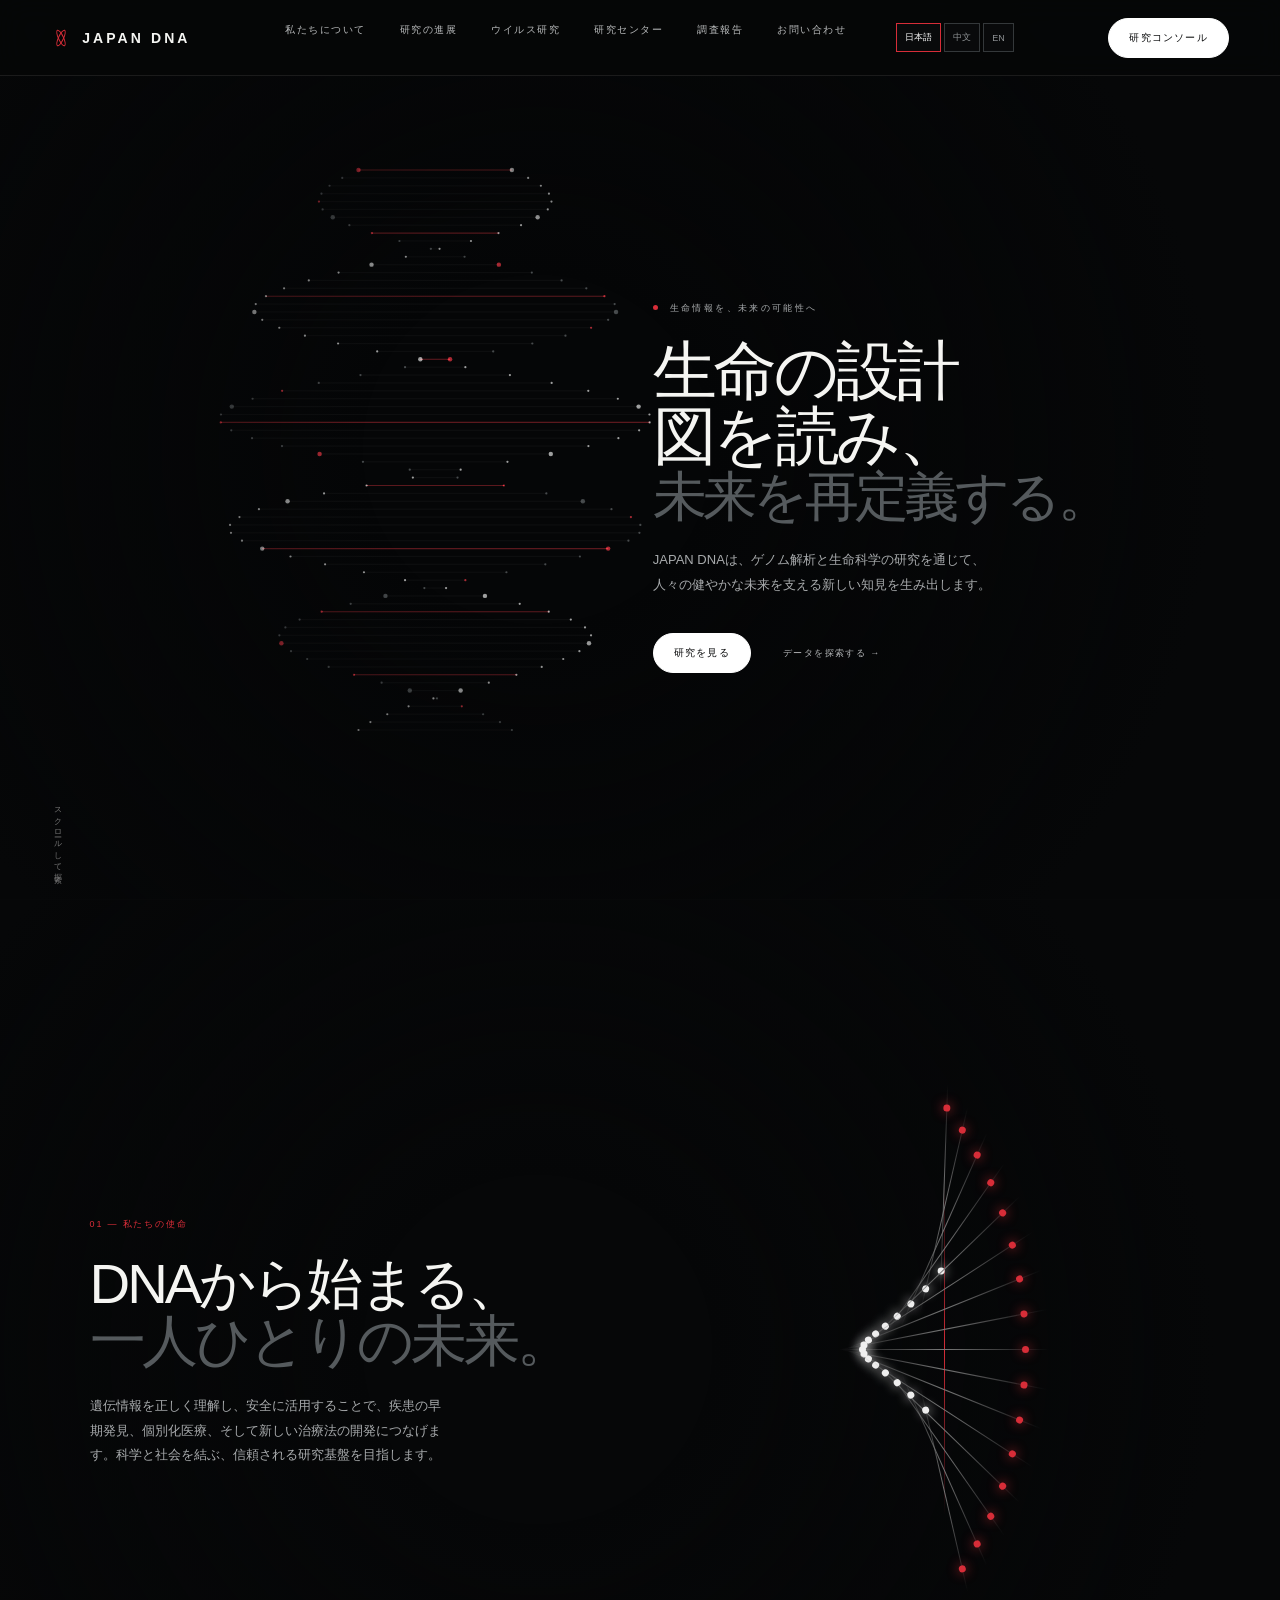
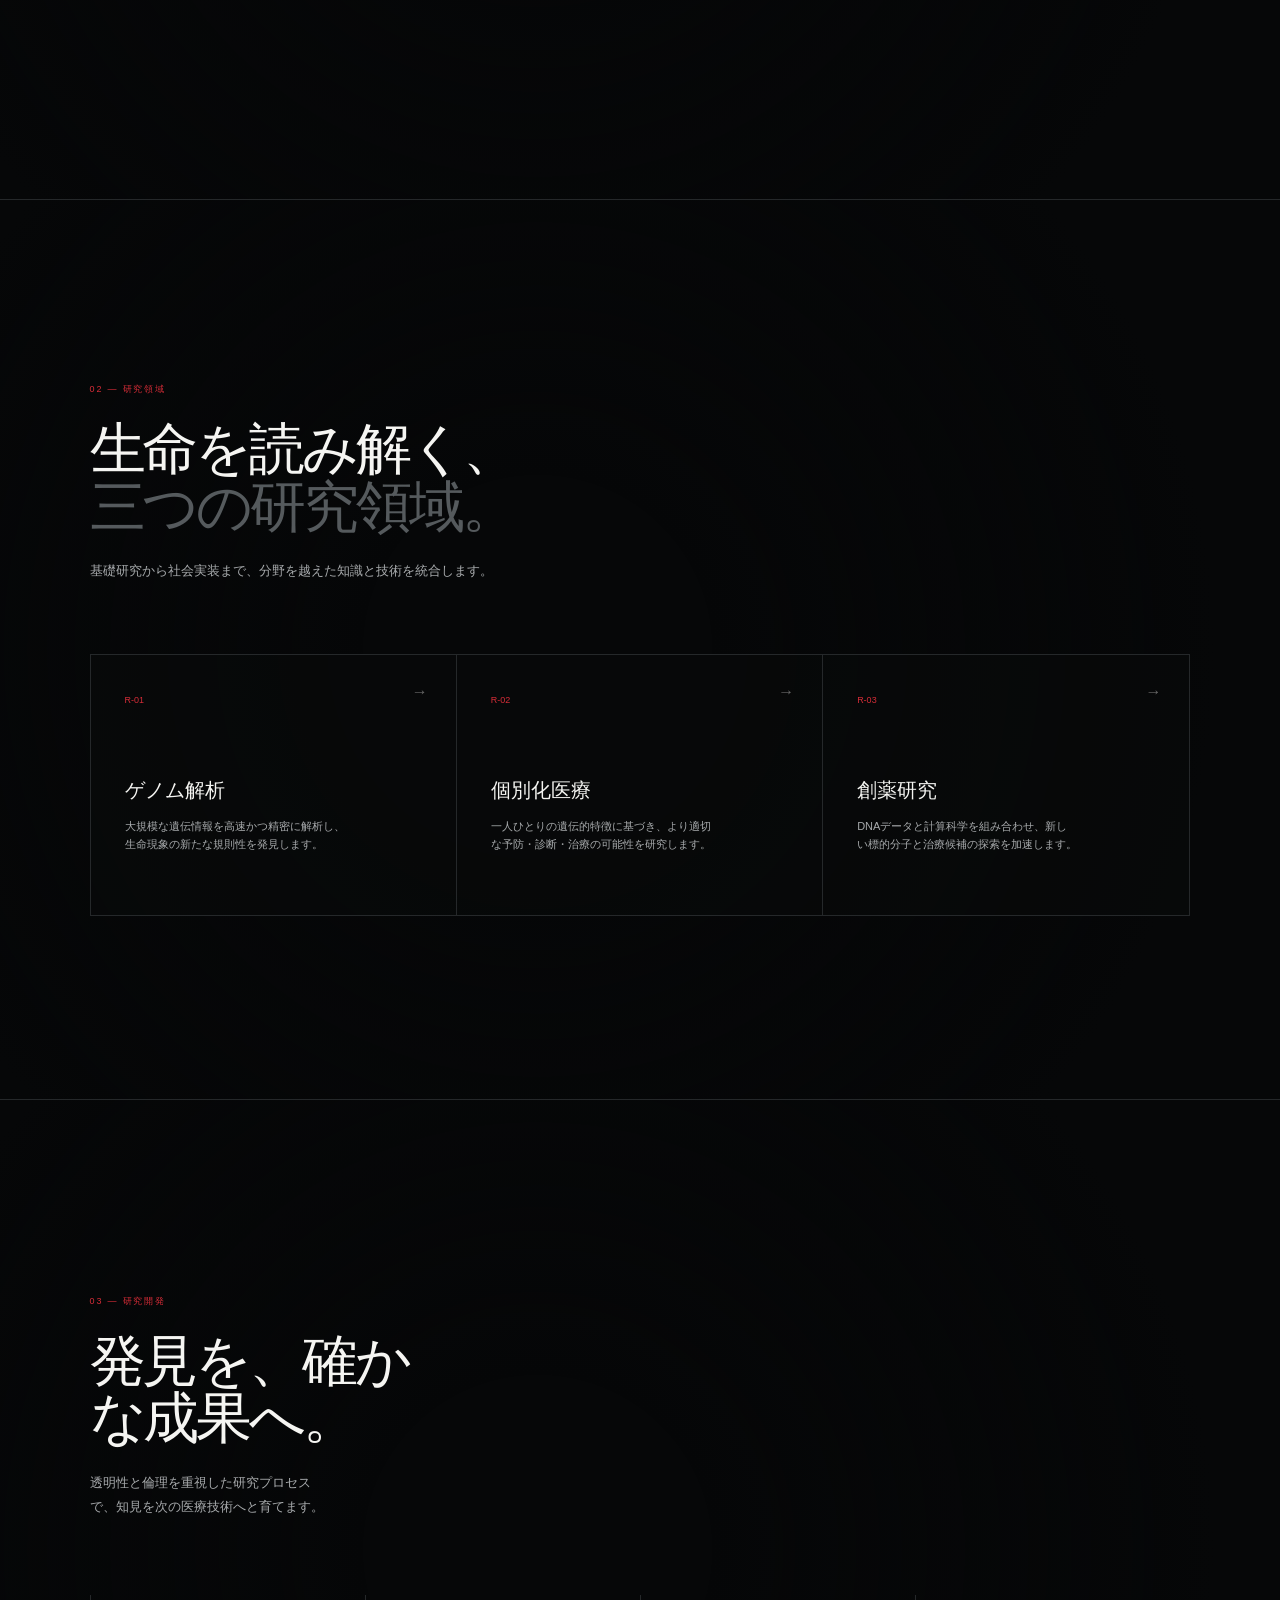
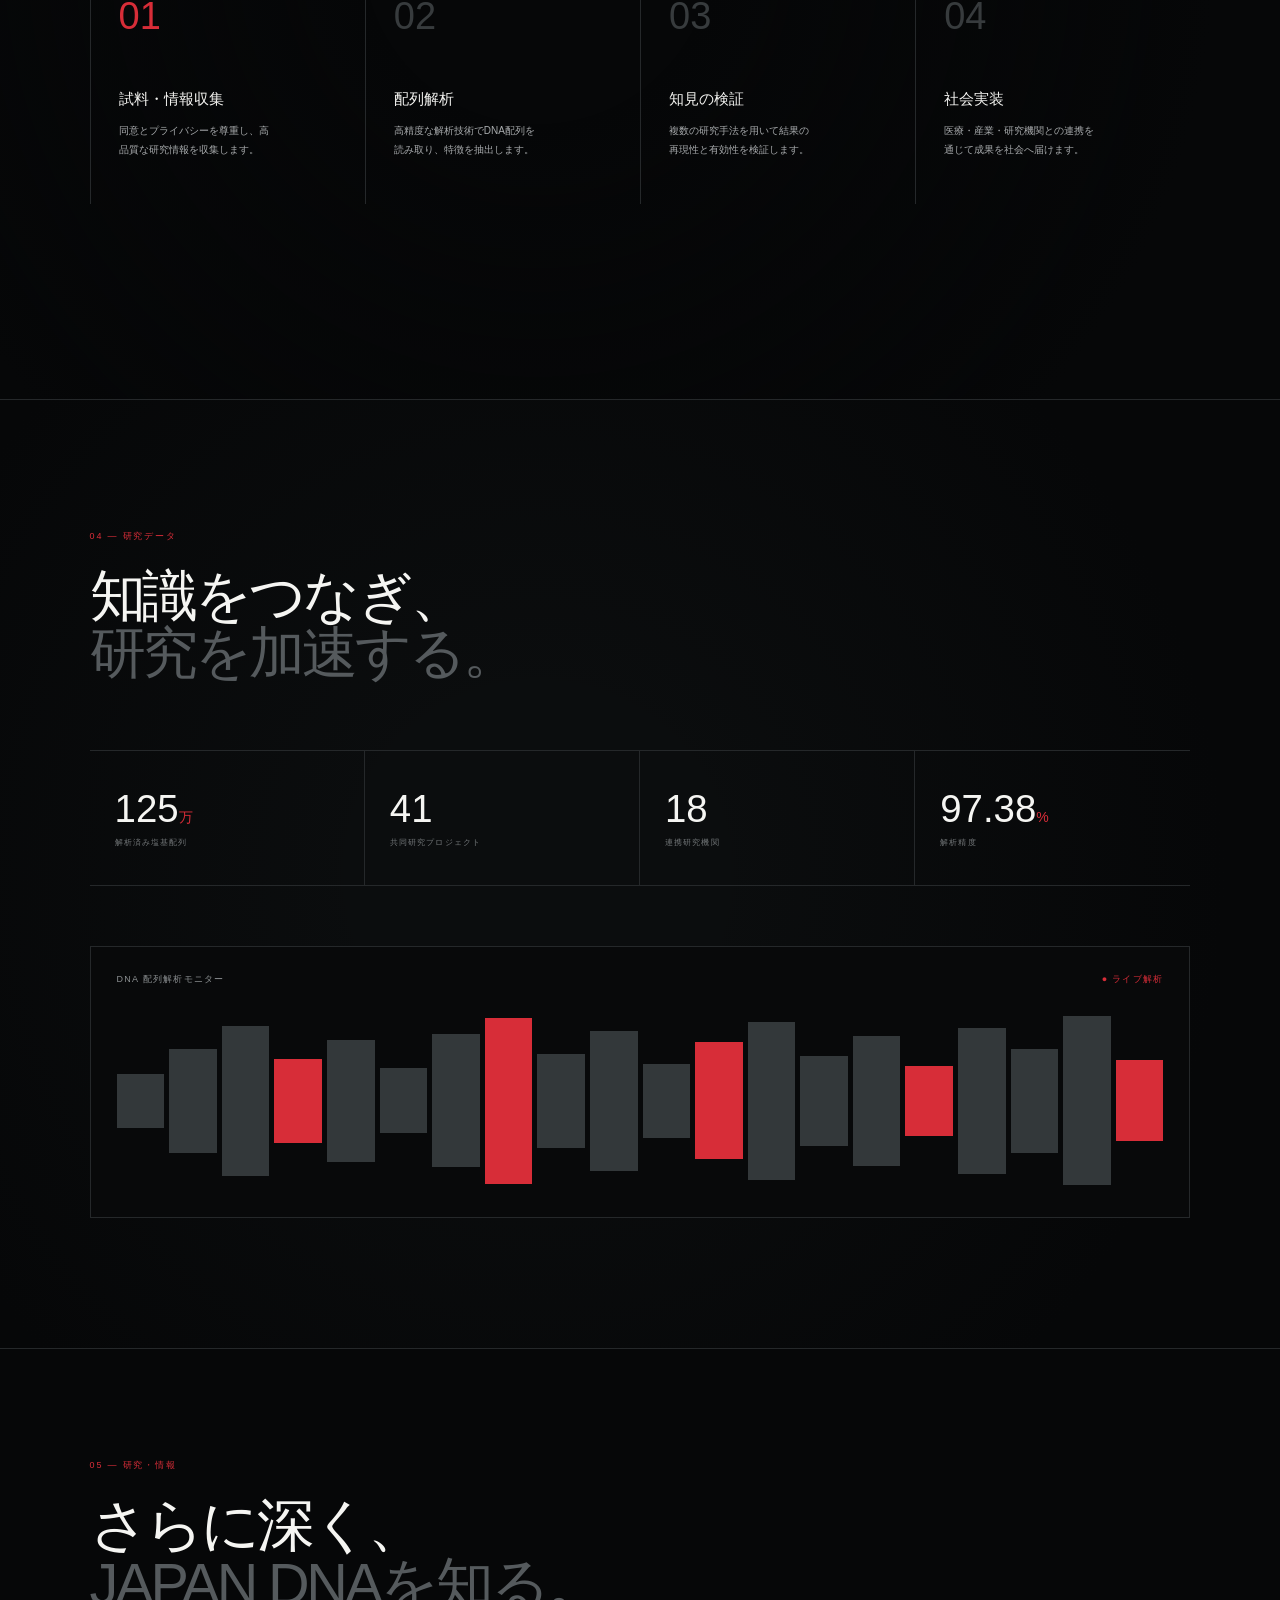
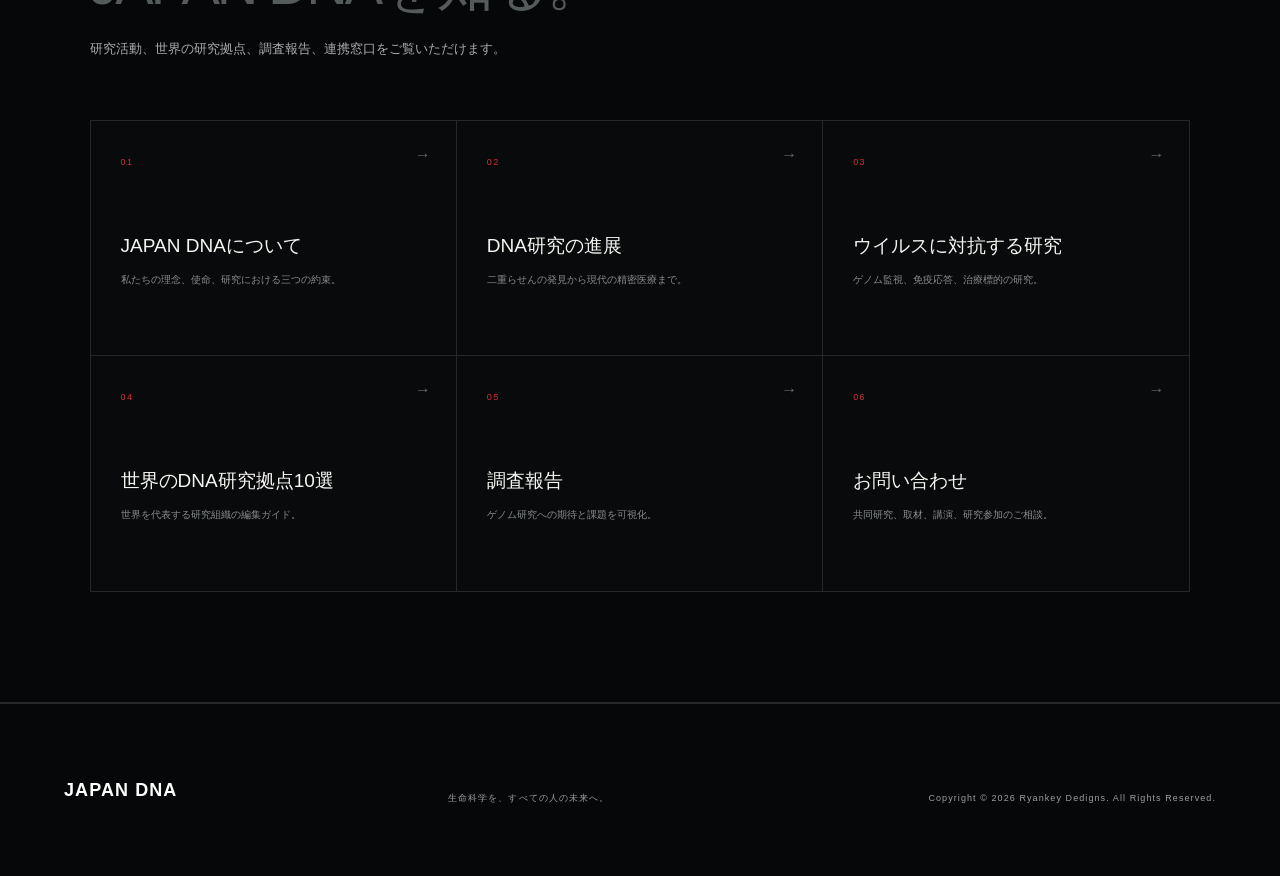
<file: index.html>
<!doctype html><html lang="ja"><head><meta charset="utf-8"><meta name="viewport" content="width=device-width,initial-scale=1"><meta name="description" content="JAPAN DNA — DNA研究と生命科学の未来をひらく研究開発プラットフォーム。"><title>JAPAN DNA｜生命科学の未来を解析する</title><style>
:root{--black:#060708;--panel:#0d0f10;--white:#f5f5f2;--muted:#8b8f91;--dark:#555a5d;--line:#25282a;--red:#d72d38}*{box-sizing:border-box}html{scroll-behavior:smooth}body{margin:0;background:var(--black);color:var(--white);font-family:"Hiragino Kaku Gothic ProN","Yu Gothic",Meiryo,sans-serif;overflow-x:hidden}a{color:inherit;text-decoration:none}button{font:inherit}::selection{background:var(--red);color:#fff}.nav{position:fixed;z-index:20;inset:0 0 auto;display:flex;align-items:center;height:76px;padding:0 4vw;border-bottom:1px solid #ffffff16;background:#060708dd;backdrop-filter:blur(14px)}.brand{font-size:14px;font-weight:700;letter-spacing:.22em;display:flex;align-items:center;gap:11px}.brand-mark{width:20px;height:20px;position:relative}.brand-mark:before,.brand-mark:after{content:"";position:absolute;inset:1px 7px;border:1px solid var(--red);border-radius:50%;transform:rotate(25deg)}.brand-mark:after{transform:rotate(-25deg)}.nav nav{margin:auto;display:flex;gap:34px}.nav nav a{font-size:10px;letter-spacing:.15em;color:#b8babb;transition:.25s}.nav nav a:hover{color:#fff}.nav-button,.primary{border:1px solid #fff;background:#fff;color:#090a0b;border-radius:50px;padding:12px 20px;font-size:10px;letter-spacing:.12em;cursor:pointer;transition:.25s}.nav-button:hover,.primary:hover{background:var(--red);border-color:var(--red);color:#fff}.hero,.scene{min-height:100vh;position:relative;display:flex;align-items:center;border-bottom:1px solid var(--line);overflow:hidden}.hero{padding-top:76px}.hero:after,.scene:after{content:"";position:absolute;inset:0;background:radial-gradient(circle at 42% 50%,transparent 20%,#060708 78%);pointer-events:none}#dna-field{position:fixed;z-index:0;inset:0;width:100%;height:100%;opacity:.95}.hero>*:not(canvas),.scene>*{position:relative;z-index:2}.hero-copy{width:min(620px,42vw);margin-left:auto;margin-right:7vw}.kicker{font-size:9px;letter-spacing:.26em;color:#a9acae}.kicker:before{content:"";display:inline-block;width:5px;height:5px;background:var(--red);border-radius:50%;margin-right:12px;vertical-align:1px}h1,h2{font-weight:400;letter-spacing:-.055em;line-height:1.02;margin:24px 0}h1{font-size:clamp(50px,5vw,82px)}h2{font-size:clamp(42px,4.4vw,70px)}h1 span,h2 span{color:var(--dark)}p{color:#a8abad;font-size:13px;line-height:1.9}.hero-copy p{max-width:460px}.hero-actions{display:flex;gap:26px;align-items:center;margin-top:36px}.text-link{border:0;background:none;color:#b4b6b8;font-size:9px;letter-spacing:.16em;cursor:pointer}.text-link:hover{color:var(--red)}.scroll-note{position:absolute!important;z-index:3!important;bottom:28px;left:4vw;font-size:8px;letter-spacing:.22em;color:#777;writing-mode:vertical-rl}.content{width:100%;padding:130px 7vw}.split{display:grid;grid-template-columns:1fr 1fr;gap:9vw;align-items:center}.intro{max-width:530px}.number{font-size:9px;color:var(--red);letter-spacing:.2em}.intro p{max-width:440px}.research-grid{display:grid;grid-template-columns:repeat(3,1fr);margin-top:70px;border:1px solid var(--line)}.research-card{position:relative;padding:34px;min-height:260px;border-right:1px solid var(--line);background:#090a0b99;cursor:pointer;transition:.3s}.research-card:last-child{border-right:0}.research-card:hover{background:#111315;transform:translateY(-5px)}.research-card .index{font-size:9px;color:var(--red)}.research-card h3{margin:70px 0 13px;font-size:20px;font-weight:400}.research-card p{font-size:11px;line-height:1.7}.research-card .arrow{position:absolute;right:28px;top:28px;color:#666;transition:.25s}.research-card:hover .arrow{color:var(--red);transform:translateX(4px)}.helix-demo{height:440px;position:relative;display:grid;place-items:center}.helix-line{position:absolute;width:1px;height:330px;background:linear-gradient(transparent,var(--red),transparent);left:50%}.base{position:absolute;width:210px;height:1px;background:linear-gradient(90deg,transparent,#777,transparent);transform:translateY(calc((var(--i) - 8)*20px)) rotate(calc((var(--i) - 8)*11deg));animation:breathe 3.6s ease-in-out infinite;animation-delay:calc(var(--i)*-.12s)}.base:before,.base:after{content:"";position:absolute;width:7px;height:7px;border-radius:50%;top:-3px;background:#eee;box-shadow:0 0 12px #fff}.base:before{left:20px}.base:after{right:20px;background:var(--red);box-shadow:0 0 12px #d72d38}@keyframes breathe{50%{width:250px;opacity:.55}}.process{display:grid;grid-template-columns:repeat(4,1fr);margin-top:75px}.step{padding:0 28px 35px;border-left:1px solid var(--line)}.step b{font-size:38px;font-weight:300;color:#373b3d}.step h3{font-size:15px;font-weight:400;margin:52px 0 12px}.step p{font-size:10px}.step.active b{color:var(--red)}.metrics{background:#0b0d0e}.metric-grid{display:grid;grid-template-columns:repeat(4,1fr);margin-top:68px;border-top:1px solid var(--line);border-bottom:1px solid var(--line)}.metric{padding:36px 25px;border-right:1px solid var(--line)}.metric:last-child{border:0}.metric strong{display:block;font-size:clamp(28px,3vw,46px);font-weight:300}.metric small{color:#737779;font-size:8px;letter-spacing:.14em}.metric strong em{font-size:14px;color:var(--red);font-style:normal}.lab-console{margin-top:60px;border:1px solid var(--line);background:#08090a;padding:26px}.console-head{display:flex;justify-content:space-between;font-size:9px;color:#8c9092;letter-spacing:.14em}.live{color:var(--red)}.sequence{display:grid;grid-template-columns:repeat(20,1fr);gap:5px;height:180px;align-items:center;margin-top:25px}.sequence i{display:block;background:#33383a;height:var(--h);transition:.3s}.sequence i:nth-child(4n){background:var(--red)}.lab-console:hover .sequence i{height:calc(var(--h) + 15px)}footer{padding:70px 5vw;display:grid;grid-template-columns:1fr 1fr 1fr;align-items:end;border-top:1px solid var(--line);font-size:9px;letter-spacing:.12em;color:#777}footer .footer-brand{font-size:18px;color:#fff;font-weight:600}footer .copyright{text-align:right}.modal{position:fixed;z-index:50;inset:0;background:#050607f5;display:flex;align-items:center;justify-content:center;opacity:0;pointer-events:none;transition:.35s;padding:24px}.modal.open{opacity:1;pointer-events:auto}.modal-panel{width:min(720px,100%);border:1px solid #34383a;background:#0b0d0e;padding:55px;transform:translateY(20px);transition:.35s}.modal.open .modal-panel{transform:none}.modal-close{float:right;border:0;background:none;color:#aaa;font-size:25px;cursor:pointer}.modal h3{font-size:clamp(32px,5vw,58px);font-weight:300;margin:35px 0 18px}.modal-data{display:grid;grid-template-columns:repeat(3,1fr);gap:1px;background:var(--line);margin-top:35px}.modal-data div{background:#0b0d0e;padding:20px}.modal-data b{display:block;font-size:20px;font-weight:400}.modal-data small{font-size:8px;color:#777}.reveal{opacity:0;transform:translateY(35px);transition:opacity .8s,transform .8s}.reveal.visible{opacity:1;transform:none}@media(max-width:800px){.nav nav{display:none}.nav{padding:0 22px}.nav-button{margin-left:auto}.hero-copy{width:auto;margin:0 24px;padding-top:70px}.hero:after{background:#06070888}.hero h1{font-size:48px}.split{grid-template-columns:1fr}.content{padding:105px 24px}.research-grid,.process,.metric-grid{grid-template-columns:1fr}.research-card{border-right:0;border-bottom:1px solid var(--line)}.process{gap:35px}.step{padding-left:22px}.metric{border-right:0;border-bottom:1px solid var(--line)}.modal-panel{padding:30px 24px}.modal-data{grid-template-columns:1fr}footer{grid-template-columns:1fr;gap:24px}footer .copyright{text-align:left}.sequence{gap:2px}}@media(prefers-reduced-motion:reduce){html{scroll-behavior:auto}*,*:before,*:after{animation:none!important;transition:none!important}.reveal{opacity:1;transform:none}}
</style><style>footer{position:relative;z-index:5;background:#060708;color:#9b9fa1;line-height:1.8}footer .copyright{color:#9b9fa1}.home-menu{display:none;margin-left:auto;border:1px solid #45484a;background:transparent;color:#fff;border-radius:30px;padding:10px 15px;font-size:10px;letter-spacing:.1em}@media(max-width:800px){footer{padding:48px 24px calc(48px + env(safe-area-inset-bottom));gap:20px;color:#b5b8ba;font-size:10.8px}footer .footer-brand{font-size:20px}footer .copyright{max-width:320px;color:#b5b8ba;overflow-wrap:anywhere}.nav .nav-button{display:none}.home-menu{display:block;font-size:12px}.nav nav.home-open{position:absolute;display:flex;top:76px;left:0;right:0;margin:0;padding:22px 24px;background:#08090af5;border-bottom:1px solid var(--line);flex-direction:column;align-items:flex-start;gap:20px}.nav nav.home-open a{font-size:13.2px;color:#d5d6d7}.kicker,.number,.eyebrow,.text-link,.actions a,.console-head,.page-link small{font-size:10.8px}.research-card p{font-size:13.2px}.step p,.page-link p{font-size:12px}.metric small{font-size:9.6px}.hero-copy p,.intro p{font-size:15.6px}}html[lang="ja"] h1,html[lang="ja"] h2,html[lang="ja"] h3,html[lang="ja"] p,html[lang="zh-CN"] h1,html[lang="zh-CN"] h2,html[lang="zh-CN"] h3,html[lang="zh-CN"] p{line-break:strict;word-break:normal;overflow-wrap:break-word}h1,h2,h3,.hero-copy p,.intro p,.research-card p,.step p,.page-link p,footer div{text-wrap:balance}@media(max-width:800px){html[lang="ja"] .hero h1 span,html[lang="zh-CN"] .hero h1 span{display:block;white-space:nowrap;font-size:.74em;letter-spacing:-.07em}html[lang="ja"] .hero h1,html[lang="zh-CN"] .hero h1{text-wrap:balance}}@media(min-width:801px){html[lang="ja"] .hero .copy,html[lang="zh-CN"] .hero .copy{width:min(600px,44vw)}html[lang="ja"] .hero h1 span,html[lang="zh-CN"] .hero h1 span{display:block;white-space:nowrap;font-size:.84em;letter-spacing:-.07em}}</style><script defer src="assets/i18n.js?v=7"></script></head><body><header class="nav"><a class="brand" href="#top"><span class="brand-mark"></span>JAPAN DNA</a><nav><a href="about.html">私たちについて</a><a href="research.html">研究の進展</a><a href="virus.html">ウイルス研究</a><a href="centers.html">研究センター</a><a href="reports.html">調査報告</a><a href="contact.html">お問い合わせ</a></nav><button class="home-menu" type="button" aria-label="メニューを開く" onclick="document.querySelector('.nav nav').classList.toggle('home-open')">メニュー</button><button class="nav-button open-console">研究コンソール</button></header><main>
<section class="hero" id="top"><canvas id="dna-field" aria-hidden="true"></canvas><div class="hero-copy reveal"><div class="kicker">生命情報を、未来の可能性へ</div><h1>生命の設計図を読み、<br><span>未来を再定義する。</span></h1><p>JAPAN DNAは、ゲノム解析と生命科学の研究を通じて、人々の健やかな未来を支える新しい知見を生み出します。</p><div class="hero-actions"><a class="primary" href="#research">研究を見る</a><button class="text-link open-console">データを探索する →</button></div></div><span class="scroll-note">スクロールして探索</span></section>
<section class="scene" id="vision"><div class="content split"><div class="intro reveal"><div class="number">01 — 私たちの使命</div><h2>DNAから始まる、<br><span>一人ひとりの未来。</span></h2><p>遺伝情報を正しく理解し、安全に活用することで、疾患の早期発見、個別化医療、そして新しい治療法の開発につなげます。科学と社会を結ぶ、信頼される研究基盤を目指します。</p></div><div class="helix-demo reveal" aria-label="DNA二重らせんのアニメーション"><span class="helix-line"></span><i class="base" style="--i:0"></i><i class="base" style="--i:1"></i><i class="base" style="--i:2"></i><i class="base" style="--i:3"></i><i class="base" style="--i:4"></i><i class="base" style="--i:5"></i><i class="base" style="--i:6"></i><i class="base" style="--i:7"></i><i class="base" style="--i:8"></i><i class="base" style="--i:9"></i><i class="base" style="--i:10"></i><i class="base" style="--i:11"></i><i class="base" style="--i:12"></i><i class="base" style="--i:13"></i><i class="base" style="--i:14"></i><i class="base" style="--i:15"></i></div></div></section>
<section class="scene" id="research"><div class="content"><div class="intro reveal"><div class="number">02 — 研究領域</div><h2>生命を読み解く、<br><span>三つの研究領域。</span></h2><p>基礎研究から社会実装まで、分野を越えた知識と技術を統合します。</p></div><div class="research-grid reveal"><article class="research-card" data-topic="ゲノム解析"><span class="index">R-01</span><span class="arrow">→</span><h3>ゲノム解析</h3><p>大規模な遺伝情報を高速かつ精密に解析し、生命現象の新たな規則性を発見します。</p></article><article class="research-card" data-topic="個別化医療"><span class="index">R-02</span><span class="arrow">→</span><h3>個別化医療</h3><p>一人ひとりの遺伝的特徴に基づき、より適切な予防・診断・治療の可能性を研究します。</p></article><article class="research-card" data-topic="創薬研究"><span class="index">R-03</span><span class="arrow">→</span><h3>創薬研究</h3><p>DNAデータと計算科学を組み合わせ、新しい標的分子と治療候補の探索を加速します。</p></article></div></div></section>
<section class="scene" id="development"><div class="content"><div class="intro reveal"><div class="number">03 — 研究開発</div><h2>発見を、確かな成果へ。</h2><p>透明性と倫理を重視した研究プロセスで、知見を次の医療技術へと育てます。</p></div><div class="process reveal"><div class="step active"><b>01</b><h3>試料・情報収集</h3><p>同意とプライバシーを尊重し、高品質な研究情報を収集します。</p></div><div class="step"><b>02</b><h3>配列解析</h3><p>高精度な解析技術でDNA配列を読み取り、特徴を抽出します。</p></div><div class="step"><b>03</b><h3>知見の検証</h3><p>複数の研究手法を用いて結果の再現性と有効性を検証します。</p></div><div class="step"><b>04</b><h3>社会実装</h3><p>医療・産業・研究機関との連携を通じて成果を社会へ届けます。</p></div></div></div></section>
<section class="scene metrics" id="data"><div class="content"><div class="intro reveal"><div class="number">04 — 研究データ</div><h2>知識をつなぎ、<br><span>研究を加速する。</span></h2></div><div class="metric-grid reveal"><div class="metric"><strong data-count="128">0<em>万</em></strong><small>解析済み塩基配列</small></div><div class="metric"><strong data-count="42">0</strong><small>共同研究プロジェクト</small></div><div class="metric"><strong data-count="18">0</strong><small>連携研究機関</small></div><div class="metric"><strong data-count="99.98">0<em>%</em></strong><small>解析精度</small></div></div><div class="lab-console reveal"><div class="console-head"><span>DNA 配列解析モニター</span><span class="live">● ライブ解析</span></div><div class="sequence" aria-hidden="true"><i style="--h:30%"></i><i style="--h:58%"></i><i style="--h:83%"></i><i style="--h:47%"></i><i style="--h:68%"></i><i style="--h:36%"></i><i style="--h:74%"></i><i style="--h:92%"></i><i style="--h:52%"></i><i style="--h:78%"></i><i style="--h:41%"></i><i style="--h:65%"></i><i style="--h:88%"></i><i style="--h:50%"></i><i style="--h:72%"></i><i style="--h:39%"></i><i style="--h:81%"></i><i style="--h:58%"></i><i style="--h:94%"></i><i style="--h:45%"></i></div></div></div></section></main>
<style>.page-links{position:relative;z-index:4;background:#060708;padding:110px 7vw;border-bottom:1px solid var(--line)}.page-links-head{max-width:720px;margin-bottom:58px}.page-links-head h2{font-size:clamp(38px,4.5vw,68px)}.page-links-grid{display:grid;grid-template-columns:repeat(3,1fr);border:1px solid var(--line)}.page-link{position:relative;min-height:235px;padding:30px;border-right:1px solid var(--line);border-bottom:1px solid var(--line);background:#090a0b;transition:.3s}.page-link:nth-child(3n){border-right:0}.page-link:nth-child(n+4){border-bottom:0}.page-link:hover{background:#121416;transform:translateY(-4px)}.page-link small{font-size:9px;color:var(--red);letter-spacing:.16em}.page-link h3{margin:64px 0 12px;font-size:19px;font-weight:400}.page-link p{margin:0;color:#888d8f;font-size:10px;line-height:1.8}.page-link b{position:absolute;right:25px;top:25px;color:#666;font-weight:400}.page-link:hover b{color:var(--red)}@media(max-width:800px){.page-links{padding:85px 24px}.page-links-grid{grid-template-columns:1fr}.page-link,.page-link:nth-child(3n),.page-link:nth-child(n+4){border-right:0;border-bottom:1px solid var(--line)}.page-link:last-child{border-bottom:0}}</style><section class="page-links"><div class="page-links-head reveal"><div class="number">05 — 研究・情報</div><h2>さらに深く、<br><span>JAPAN DNAを知る。</span></h2><p>研究活動、世界の研究拠点、調査報告、連携窓口をご覧いただけます。</p></div><div class="page-links-grid reveal"><a class="page-link" href="about.html"><small>01</small><b>→</b><h3>JAPAN DNAについて</h3><p>私たちの理念、使命、研究における三つの約束。</p></a><a class="page-link" href="research.html"><small>02</small><b>→</b><h3>DNA研究の進展</h3><p>二重らせんの発見から現代の精密医療まで。</p></a><a class="page-link" href="virus.html"><small>03</small><b>→</b><h3>ウイルスに対抗する研究</h3><p>ゲノム監視、免疫応答、治療標的の研究。</p></a><a class="page-link" href="centers.html"><small>04</small><b>→</b><h3>世界のDNA研究拠点10選</h3><p>世界を代表する研究組織の編集ガイド。</p></a><a class="page-link" href="reports.html"><small>05</small><b>→</b><h3>調査報告</h3><p>ゲノム研究への期待と課題を可視化。</p></a><a class="page-link" href="contact.html"><small>06</small><b>→</b><h3>お問い合わせ</h3><p>共同研究、取材、講演、研究参加のご相談。</p></a></div></section><footer><div class="footer-brand">JAPAN DNA</div><div>生命科学を、すべての人の未来へ。</div><div class="copyright">Copyright © 2026 Ryankey Dedigns. All Rights Reserved.</div></footer><div class="modal" role="dialog" aria-modal="true" aria-labelledby="modal-title"><div class="modal-panel"><button class="modal-close" aria-label="閉じる">×</button><div class="kicker">研究インタラクティブ</div><h3 id="modal-title">研究データコンソール</h3><p id="modal-copy">JAPAN DNAの研究活動を示すデモデータです。各研究領域の進捗と解析状況を確認できます。</p><div class="modal-data"><div><b>進行中 12</b><small>研究プロジェクト</small></div><div><b>解析中 3,842</b><small>DNAサンプル</small></div><div><b>提携 18</b><small>研究機関</small></div></div></div></div>
<script>const canvas=document.querySelector('#dna-field'),ctx=canvas.getContext('2d');let frame=0,scrollPhase=0;function resize(){const d=Math.min(devicePixelRatio||1,2);canvas.width=innerWidth*d;canvas.height=innerHeight*d;canvas.style.width=innerWidth+'px';canvas.style.height=innerHeight+'px';ctx.setTransform(d,0,0,d,0,0)}function renderDNA(){const w=innerWidth,h=innerHeight;ctx.fillStyle='#060708';ctx.fillRect(0,0,w,h);ctx.globalCompositeOperation='lighter';const center=w*(innerWidth<800?.5:.34),span=Math.min(h*.36,280),phase=frame*.012+scrollPhase*.8;for(let i=0;i<72;i++){const t=i/71,y=h*.5-span+t*span*2,angle=t*Math.PI*5+phase,radius=(.45+.55*Math.sin(t*Math.PI))*Math.min(w*.17,220),x1=center+Math.sin(angle)*radius,x2=center-Math.sin(angle)*radius;ctx.beginPath();ctx.moveTo(x1,y);ctx.lineTo(x2,y);ctx.strokeStyle=i%8===0?'rgba(215,45,56,.42)':'rgba(125,130,132,.13)';ctx.lineWidth=i%8===0?1.1:.5;ctx.stroke();for(const [x,color] of [[x1,'rgba(245,245,242,.65)'],[x2,i%4===0?'rgba(215,45,56,.8)':'rgba(120,125,128,.55)']]){ctx.beginPath();ctx.arc(x,y,i%6===0?2.2:1.1,0,Math.PI*2);ctx.fillStyle=color;ctx.fill()}}ctx.globalCompositeOperation='source-over';frame++;requestAnimationFrame(renderDNA)}resize();renderDNA();addEventListener('resize',resize);addEventListener('scroll',()=>scrollPhase=scrollY/innerHeight,{passive:true});const observer=new IntersectionObserver(entries=>entries.forEach(e=>{if(e.isIntersecting)e.target.classList.add('visible')}),{threshold:.12});document.querySelectorAll('.reveal').forEach(el=>observer.observe(el));const modal=document.querySelector('.modal'),title=document.querySelector('#modal-title'),copy=document.querySelector('#modal-copy');function openModal(topic){title.textContent=topic||'研究データコンソール';copy.textContent=topic?topic+'に関する研究概要、解析状況、共同研究の進捗を確認できます。表示されている数値はデモデータです。':'JAPAN DNAの研究活動を示すデモデータです。各研究領域の進捗と解析状況を確認できます。';modal.classList.add('open');document.body.style.overflow='hidden'}function closeModal(){modal.classList.remove('open');document.body.style.overflow=''}document.querySelectorAll('.open-console').forEach(b=>b.addEventListener('click',()=>openModal()));document.querySelectorAll('.research-card').forEach(c=>c.addEventListener('click',()=>openModal(c.dataset.topic)));document.querySelector('.modal-close').addEventListener('click',closeModal);modal.addEventListener('click',e=>{if(e.target===modal)closeModal()});addEventListener('keydown',e=>{if(e.key==='Escape')closeModal()});const metricObserver=new IntersectionObserver(entries=>entries.forEach(e=>{if(!e.isIntersecting)return;e.target.querySelectorAll('[data-count]').forEach(el=>{const end=Number(el.dataset.count),dec=end%1?2:0,start=performance.now(),suffix=el.querySelector('em')?.outerHTML||'';function tick(now){const p=Math.min((now-start)/1200,1),v=end*(1-Math.pow(1-p,3));el.innerHTML=v.toFixed(dec)+suffix;if(p<1)requestAnimationFrame(tick)}requestAnimationFrame(tick)});metricObserver.unobserve(e.target)}),{threshold:.35});const mg=document.querySelector('.metric-grid');if(mg)metricObserver.observe(mg);</script></body></html>
</file>
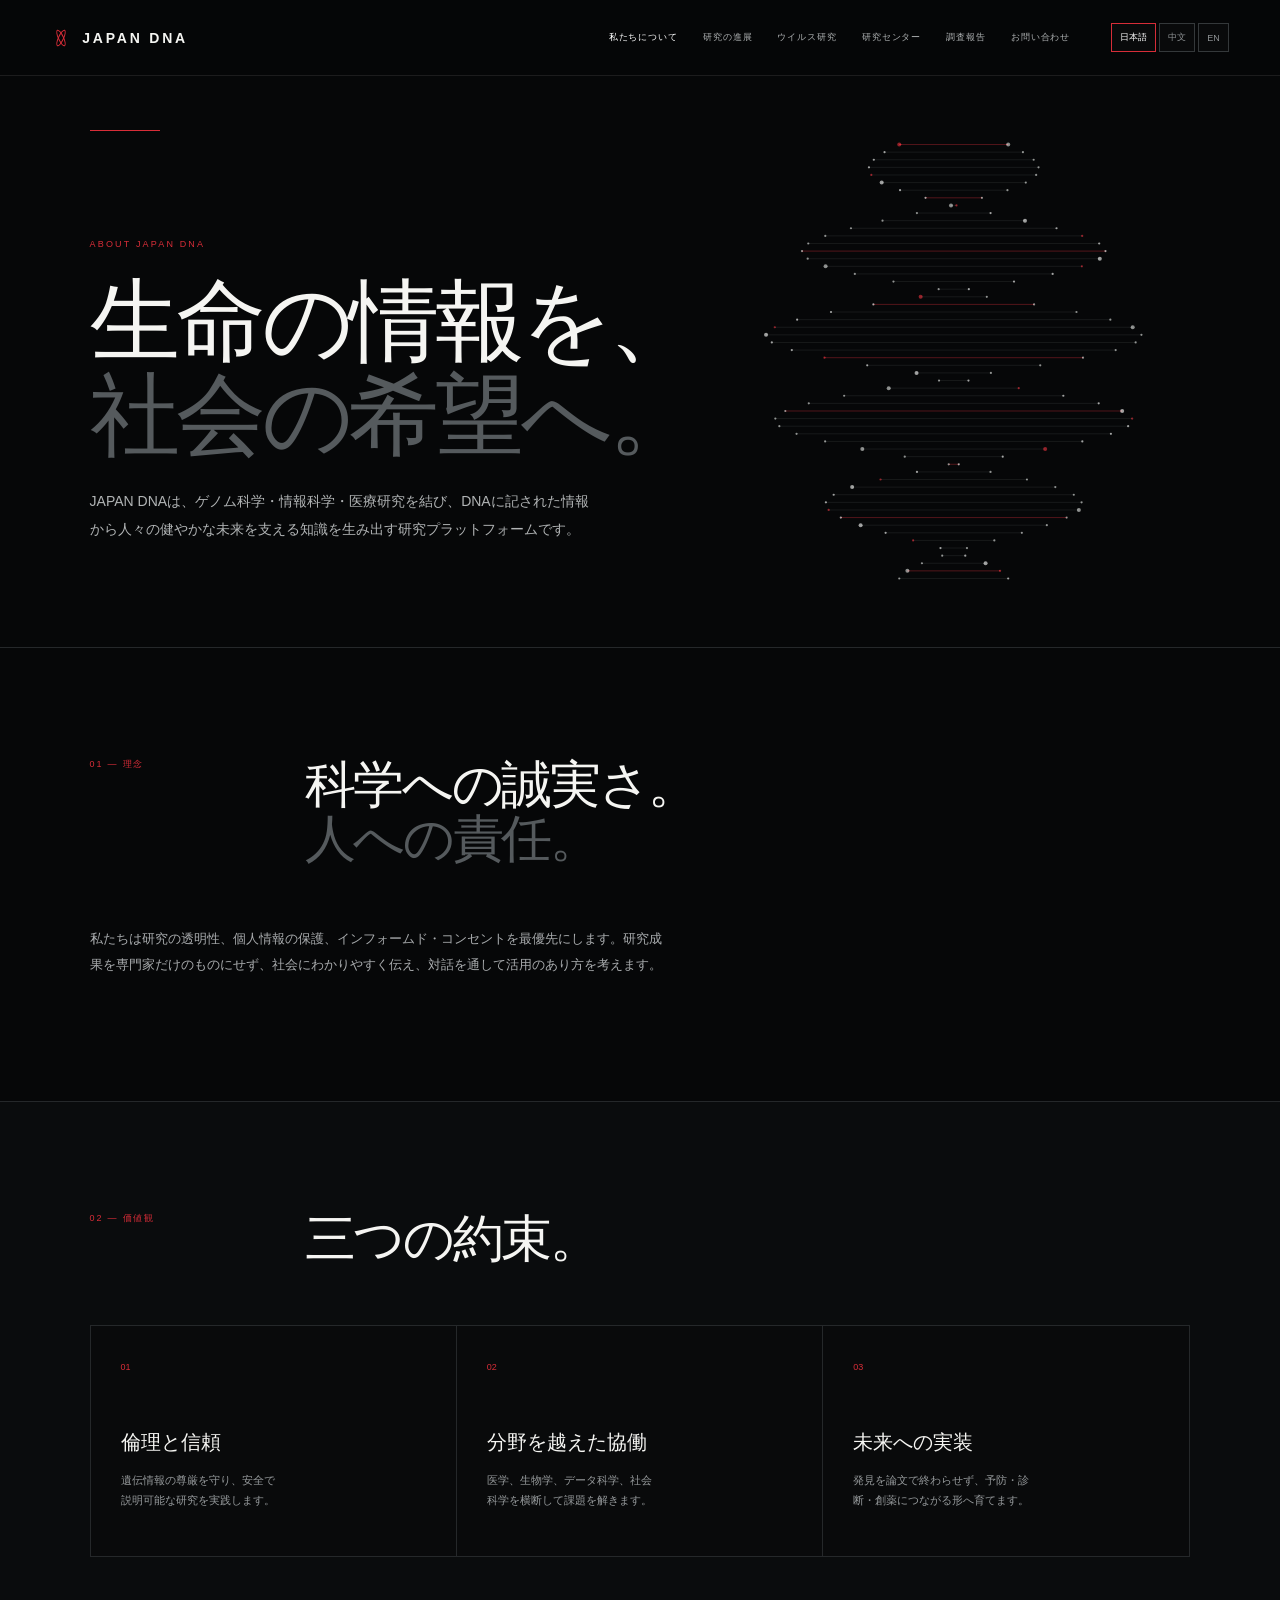
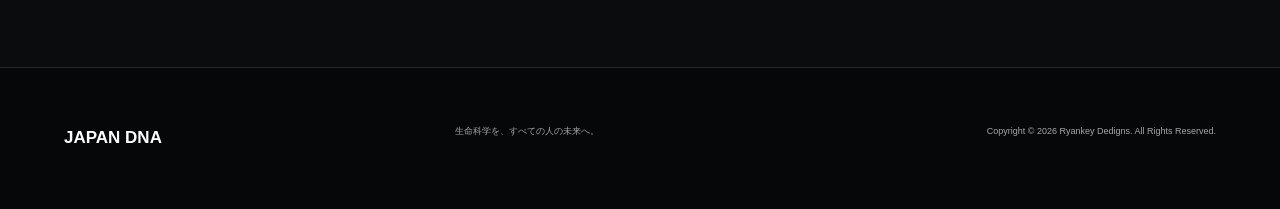
<file: about.html>
<!doctype html><html lang="ja"><head><meta charset="utf-8"><meta name="viewport" content="width=device-width,initial-scale=1"><title>JAPAN DNAについて｜JAPAN DNA</title><link rel="stylesheet" href="assets/pages.css"><script defer src="assets/i18n.js?v=7"></script></head><body><header class="nav"><a class="brand" href="index.html"><i class="mark"></i>JAPAN DNA</a><button class="menu">メニュー</button><nav><a class="active" href="about.html">私たちについて</a><a href="research.html">研究の進展</a><a href="virus.html">ウイルス研究</a><a href="centers.html">研究センター</a><a href="reports.html">調査報告</a><a href="contact.html">お問い合わせ</a></nav></header><main><section class="page-hero"><div class="hero-inner reveal"><div class="eyebrow">ABOUT JAPAN DNA</div><h1>生命の情報を、<br><span>社会の希望へ。</span></h1><p class="lead">JAPAN DNAは、ゲノム科学・情報科学・医療研究を結び、DNAに記された情報から人々の健やかな未来を支える知識を生み出す研究プラットフォームです。</p></div></section><section class="section"><div class="section-head reveal"><div class="section-no">01 — 理念</div><h2>科学への誠実さ。<br><span>人への責任。</span></h2></div><p class="copy reveal">私たちは研究の透明性、個人情報の保護、インフォームド・コンセントを最優先にします。研究成果を専門家だけのものにせず、社会にわかりやすく伝え、対話を通して活用のあり方を考えます。</p></section><section class="section alt"><div class="section-head reveal"><div class="section-no">02 — 価値観</div><h2>三つの約束。</h2></div><div class="grid reveal"><article class="card"><small>01</small><h3>倫理と信頼</h3><p>遺伝情報の尊厳を守り、安全で説明可能な研究を実践します。</p></article><article class="card"><small>02</small><h3>分野を越えた協働</h3><p>医学、生物学、データ科学、社会科学を横断して課題を解きます。</p></article><article class="card"><small>03</small><h3>未来への実装</h3><p>発見を論文で終わらせず、予防・診断・創薬につながる形へ育てます。</p></article></div></section></main><footer><strong>JAPAN DNA</strong><span>生命科学を、すべての人の未来へ。</span><span>Copyright © 2026 Ryankey Dedigns. All Rights Reserved.</span></footer><script src="assets/pages.js?v=6"></script></body></html>
</file>
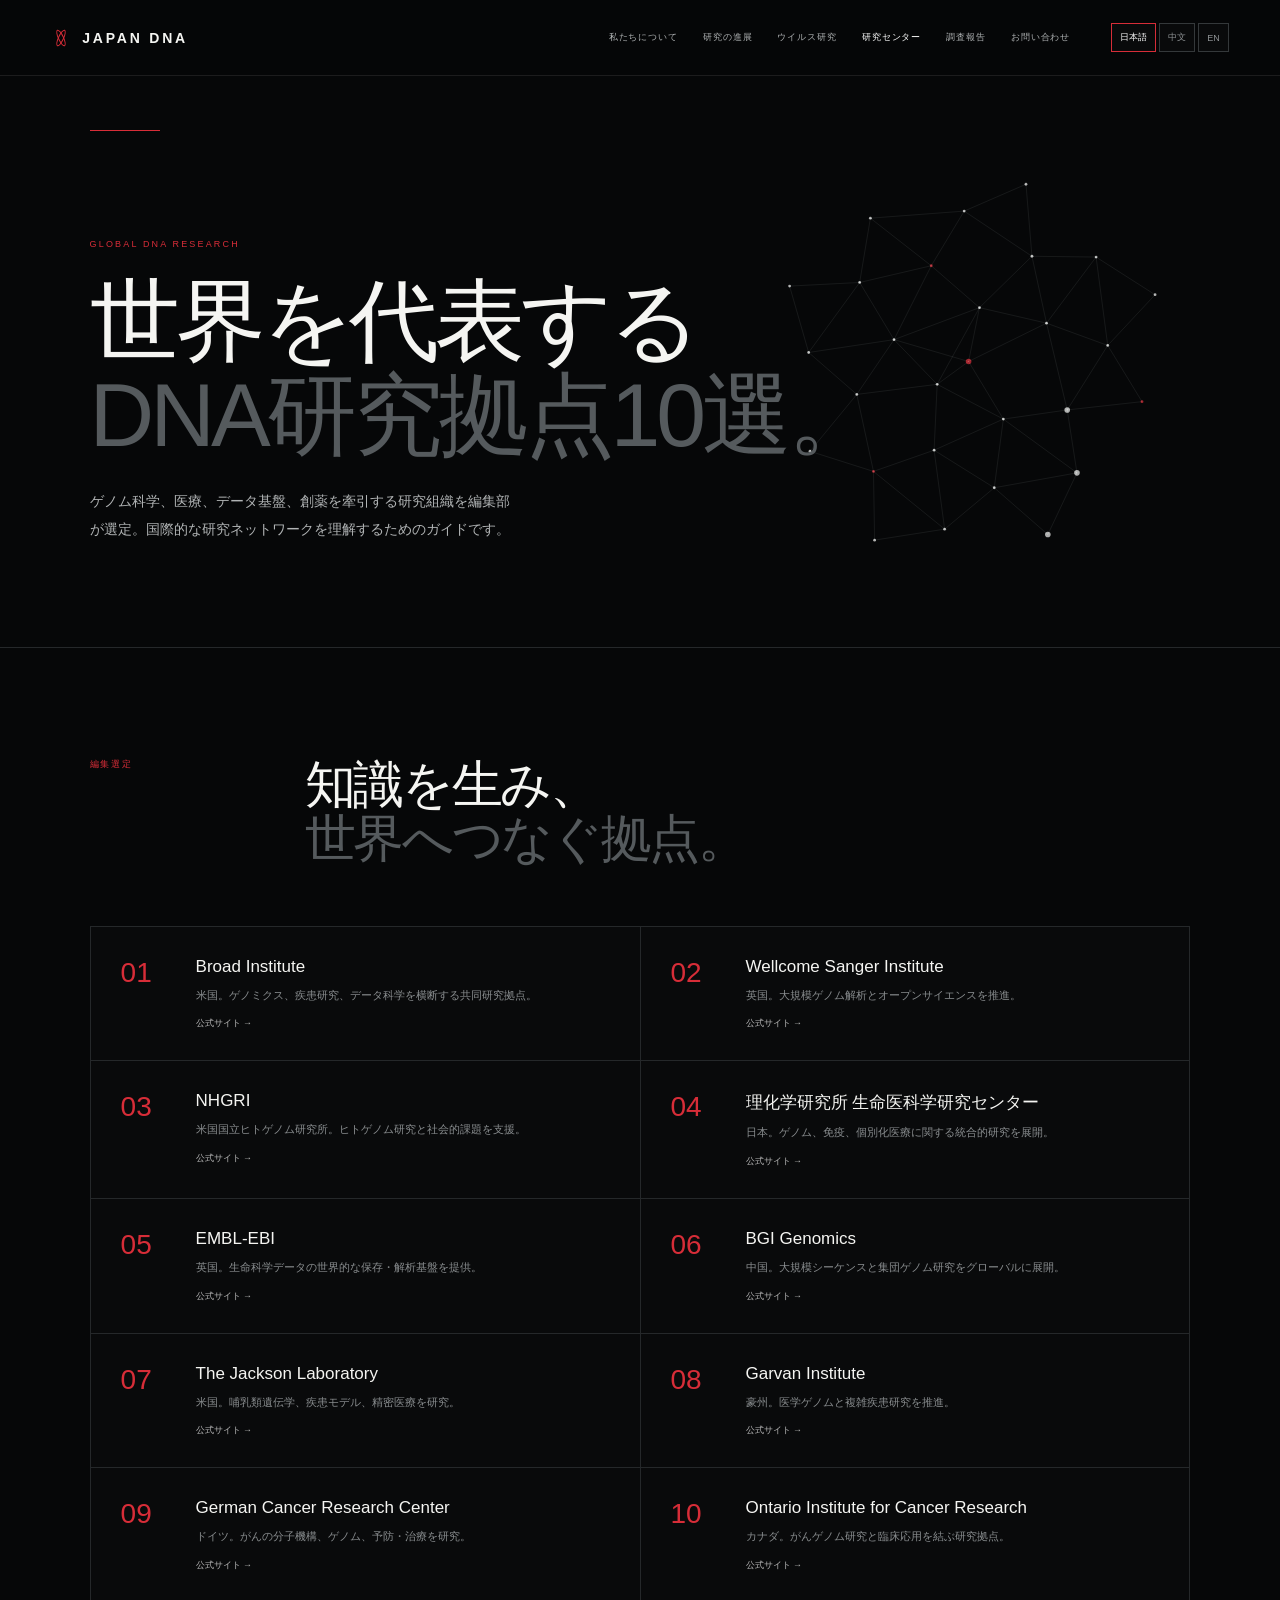
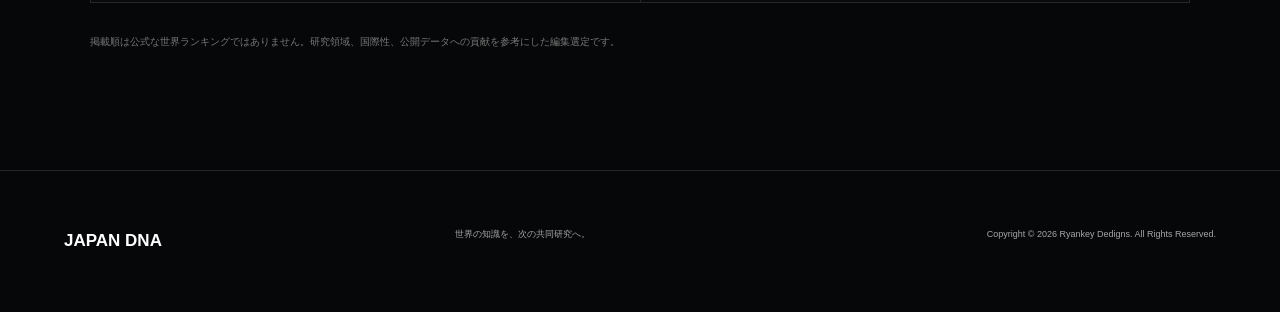
<file: centers.html>
<!doctype html><html lang="ja"><head><meta charset="utf-8"><meta name="viewport" content="width=device-width,initial-scale=1"><title>世界を代表するDNA研究センター10選｜JAPAN DNA</title><link rel="stylesheet" href="assets/pages.css"><script defer src="assets/i18n.js?v=7"></script></head><body><header class="nav"><a class="brand" href="index.html"><i class="mark"></i>JAPAN DNA</a><button class="menu">メニュー</button><nav><a href="about.html">私たちについて</a><a href="research.html">研究の進展</a><a href="virus.html">ウイルス研究</a><a class="active" href="centers.html">研究センター</a><a href="reports.html">調査報告</a><a href="contact.html">お問い合わせ</a></nav></header><main><section class="page-hero"><div class="hero-inner reveal"><div class="eyebrow">GLOBAL DNA RESEARCH</div><h1>世界を代表する<br><span>DNA研究拠点10選。</span></h1><p class="lead">ゲノム科学、医療、データ基盤、創薬を牽引する研究組織を編集部が選定。国際的な研究ネットワークを理解するためのガイドです。</p></div></section><section class="section"><div class="section-head reveal"><div class="section-no">編集選定</div><h2>知識を生み、<br><span>世界へつなぐ拠点。</span></h2></div><div class="centers reveal"><article class="center"><b class="rank">01</b><div><h3>Broad Institute</h3><p>米国。ゲノミクス、疾患研究、データ科学を横断する共同研究拠点。</p><a href="https://www.broadinstitute.org/" target="_blank" rel="noopener">公式サイト →</a></div></article><article class="center"><b class="rank">02</b><div><h3>Wellcome Sanger Institute</h3><p>英国。大規模ゲノム解析とオープンサイエンスを推進。</p><a href="https://www.sanger.ac.uk/" target="_blank" rel="noopener">公式サイト →</a></div></article><article class="center"><b class="rank">03</b><div><h3>NHGRI</h3><p>米国国立ヒトゲノム研究所。ヒトゲノム研究と社会的課題を支援。</p><a href="https://www.genome.gov/" target="_blank" rel="noopener">公式サイト →</a></div></article><article class="center"><b class="rank">04</b><div><h3>理化学研究所 生命医科学研究センター</h3><p>日本。ゲノム、免疫、個別化医療に関する統合的研究を展開。</p><a href="https://www.ims.riken.jp/" target="_blank" rel="noopener">公式サイト →</a></div></article><article class="center"><b class="rank">05</b><div><h3>EMBL-EBI</h3><p>英国。生命科学データの世界的な保存・解析基盤を提供。</p><a href="https://www.ebi.ac.uk/" target="_blank" rel="noopener">公式サイト →</a></div></article><article class="center"><b class="rank">06</b><div><h3>BGI Genomics</h3><p>中国。大規模シーケンスと集団ゲノム研究をグローバルに展開。</p><a href="https://www.bgi.com/" target="_blank" rel="noopener">公式サイト →</a></div></article><article class="center"><b class="rank">07</b><div><h3>The Jackson Laboratory</h3><p>米国。哺乳類遺伝学、疾患モデル、精密医療を研究。</p><a href="https://www.jax.org/" target="_blank" rel="noopener">公式サイト →</a></div></article><article class="center"><b class="rank">08</b><div><h3>Garvan Institute</h3><p>豪州。医学ゲノムと複雑疾患研究を推進。</p><a href="https://www.garvan.org.au/" target="_blank" rel="noopener">公式サイト →</a></div></article><article class="center"><b class="rank">09</b><div><h3>German Cancer Research Center</h3><p>ドイツ。がんの分子機構、ゲノム、予防・治療を研究。</p><a href="https://www.dkfz.de/" target="_blank" rel="noopener">公式サイト →</a></div></article><article class="center"><b class="rank">10</b><div><h3>Ontario Institute for Cancer Research</h3><p>カナダ。がんゲノム研究と臨床応用を結ぶ研究拠点。</p><a href="https://oicr.on.ca/" target="_blank" rel="noopener">公式サイト →</a></div></article></div><p class="source-note">掲載順は公式な世界ランキングではありません。研究領域、国際性、公開データへの貢献を参考にした編集選定です。</p></section></main><footer><strong>JAPAN DNA</strong><span>世界の知識を、次の共同研究へ。</span><span>Copyright © 2026 Ryankey Dedigns. All Rights Reserved.</span></footer><script src="assets/pages.js?v=6"></script></body></html>
</file>
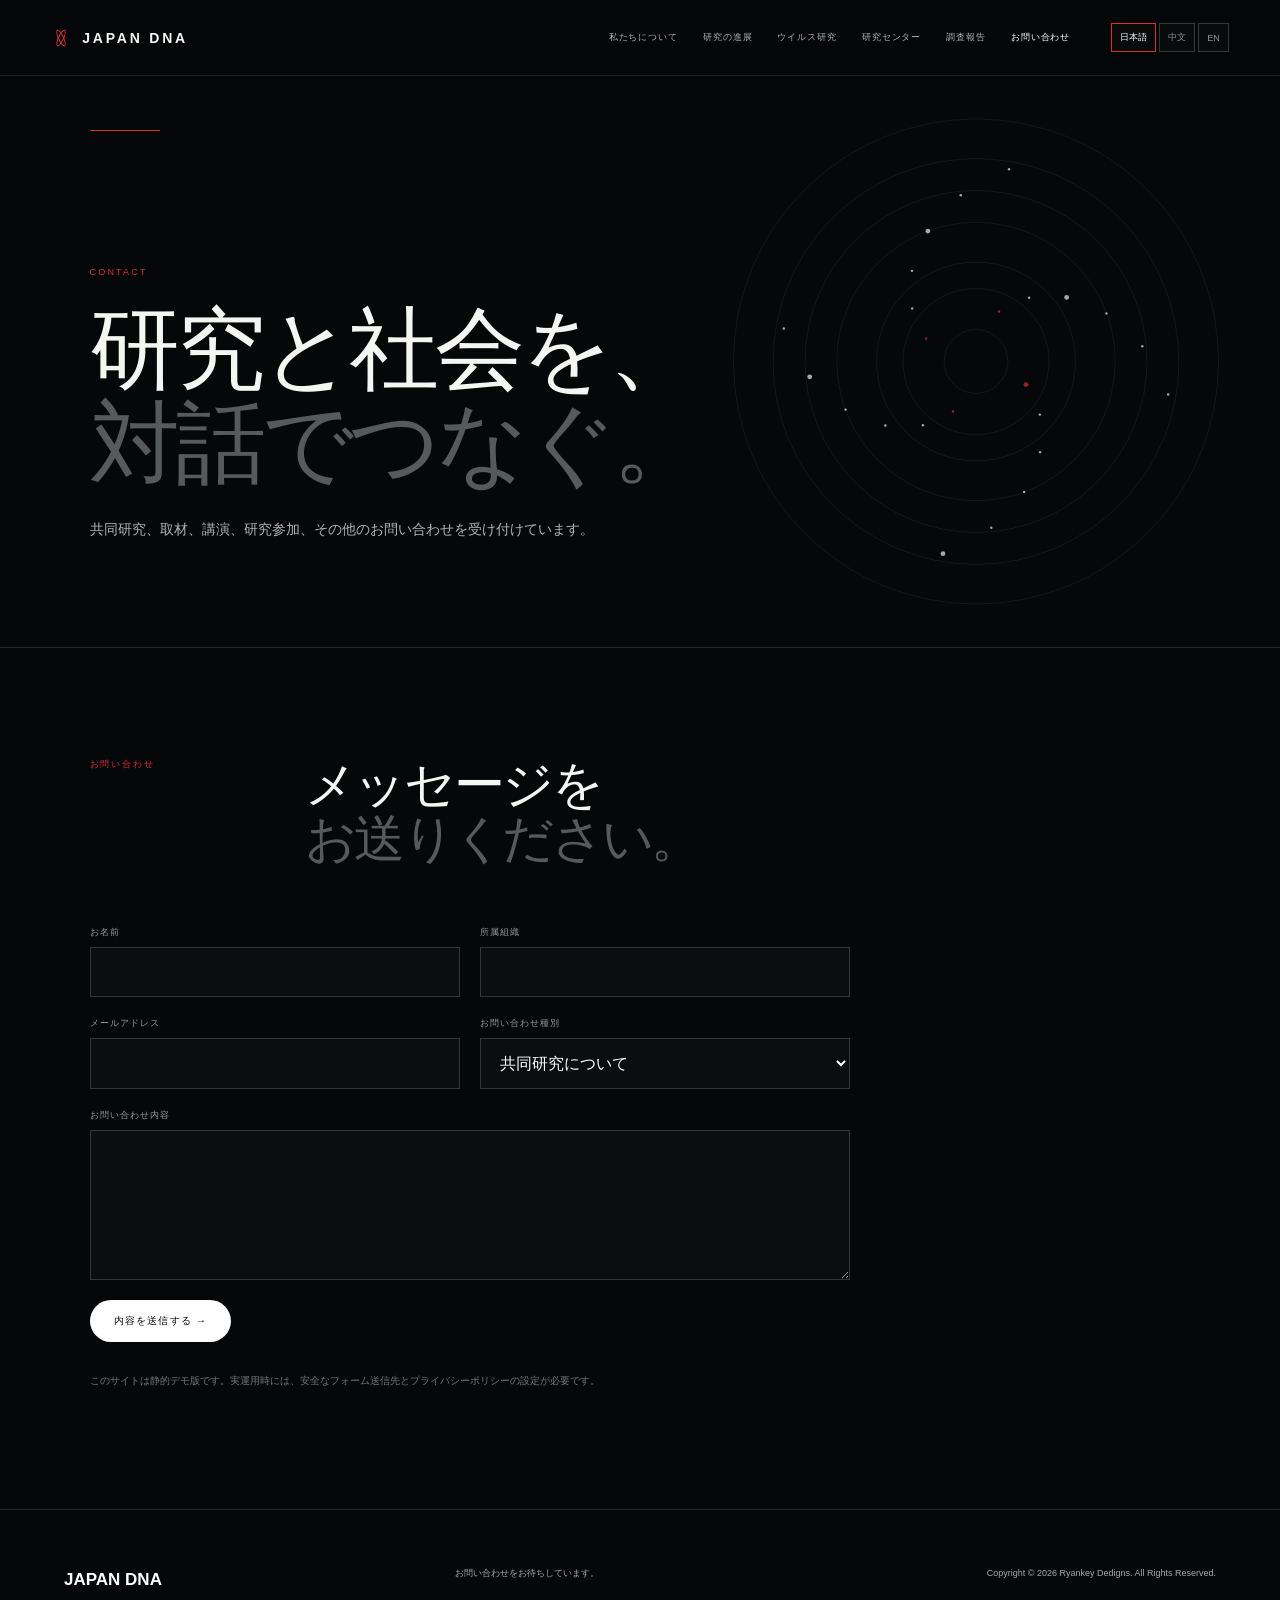
<file: contact.html>
<!doctype html><html lang="ja"><head><meta charset="utf-8"><meta name="viewport" content="width=device-width,initial-scale=1"><title>お問い合わせ｜JAPAN DNA</title><link rel="stylesheet" href="assets/pages.css"><script defer src="assets/i18n.js?v=7"></script></head><body><header class="nav"><a class="brand" href="index.html"><i class="mark"></i>JAPAN DNA</a><button class="menu">メニュー</button><nav><a href="about.html">私たちについて</a><a href="research.html">研究の進展</a><a href="virus.html">ウイルス研究</a><a href="centers.html">研究センター</a><a href="reports.html">調査報告</a><a class="active" href="contact.html">お問い合わせ</a></nav></header><main><section class="page-hero"><div class="hero-inner reveal"><div class="eyebrow">CONTACT</div><h1>研究と社会を、<br><span>対話でつなぐ。</span></h1><p class="lead">共同研究、取材、講演、研究参加、その他のお問い合わせを受け付けています。</p></div></section><section class="section"><div class="section-head reveal"><div class="section-no">お問い合わせ</div><h2>メッセージを<br><span>お送りください。</span></h2></div><form class="form reveal" id="contact-form"><div class="field"><label for="name">お名前</label><input id="name" name="name" required></div><div class="field"><label for="organization">所属組織</label><input id="organization" name="organization"></div><div class="field"><label for="email">メールアドレス</label><input id="email" name="email" type="email" required></div><div class="field"><label for="topic">お問い合わせ種別</label><select id="topic" name="topic"><option>共同研究について</option><option>取材・講演について</option><option>研究参加について</option><option>その他</option></select></div><div class="field full"><label for="message">お問い合わせ内容</label><textarea id="message" name="message" required></textarea></div><div class="field full"><button class="submit" type="submit">内容を送信する →</button></div></form><div class="notice">送信を受け付けました。これはデモフォームのため、実際のメール送信は行われません。</div><p class="source-note">このサイトは静的デモ版です。実運用時には、安全なフォーム送信先とプライバシーポリシーの設定が必要です。</p></section></main><footer><strong>JAPAN DNA</strong><span>お問い合わせをお待ちしています。</span><span>Copyright © 2026 Ryankey Dedigns. All Rights Reserved.</span></footer><script src="assets/pages.js?v=6"></script></body></html>
</file>
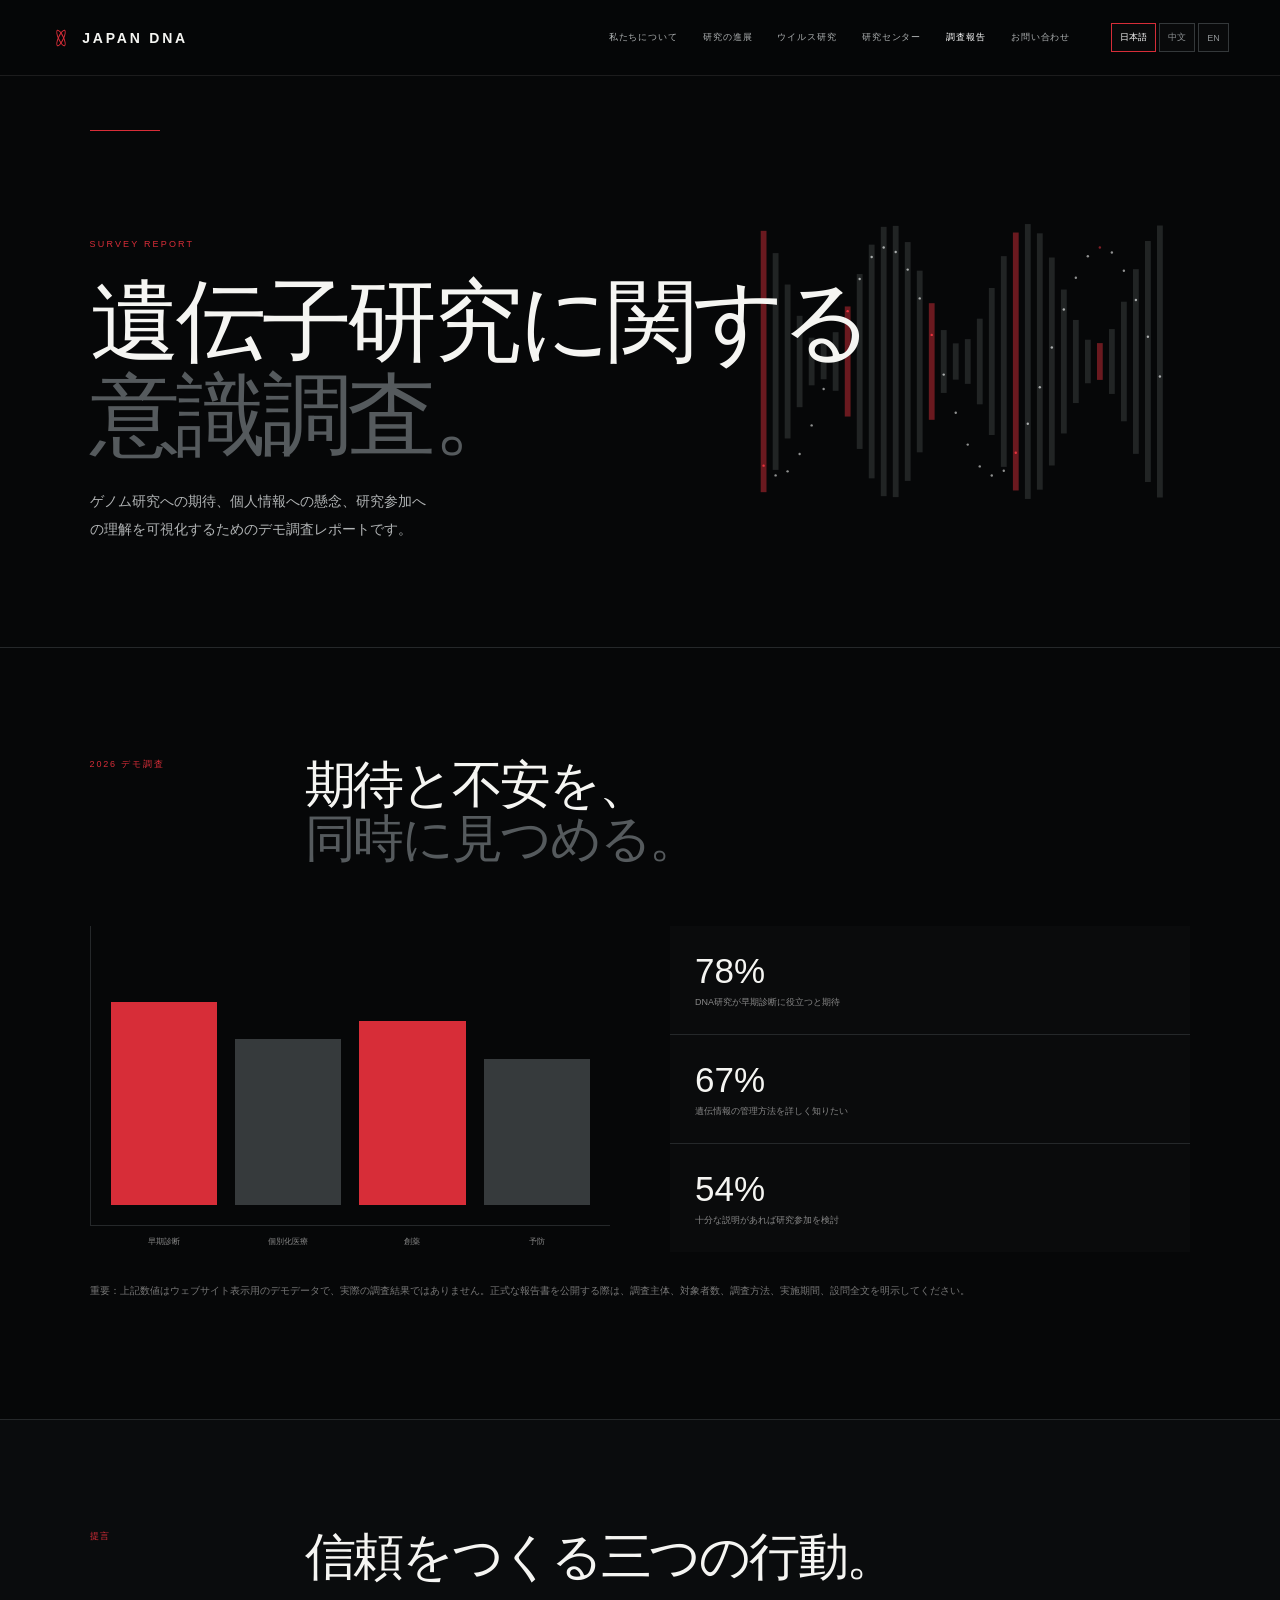
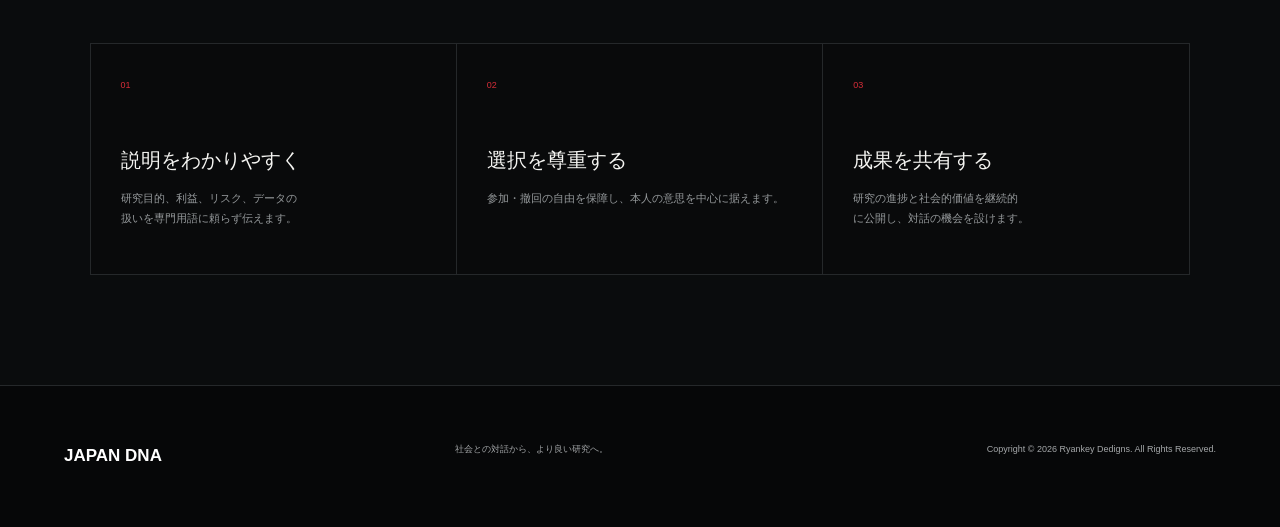
<file: reports.html>
<!doctype html><html lang="ja"><head><meta charset="utf-8"><meta name="viewport" content="width=device-width,initial-scale=1"><title>調査報告｜JAPAN DNA</title><link rel="stylesheet" href="assets/pages.css"><script defer src="assets/i18n.js?v=7"></script></head><body><header class="nav"><a class="brand" href="index.html"><i class="mark"></i>JAPAN DNA</a><button class="menu">メニュー</button><nav><a href="about.html">私たちについて</a><a href="research.html">研究の進展</a><a href="virus.html">ウイルス研究</a><a href="centers.html">研究センター</a><a class="active" href="reports.html">調査報告</a><a href="contact.html">お問い合わせ</a></nav></header><main><section class="page-hero"><div class="hero-inner reveal"><div class="eyebrow">SURVEY REPORT</div><h1>遺伝子研究に関する<br><span>意識調査。</span></h1><p class="lead">ゲノム研究への期待、個人情報への懸念、研究参加への理解を可視化するためのデモ調査レポートです。</p></div></section><section class="section"><div class="section-head reveal"><div class="section-no">2026 デモ調査</div><h2>期待と不安を、<br><span>同時に見つめる。</span></h2></div><div class="report reveal"><div class="bars"><div class="bar red" style="--v:78%"><span>早期診断</span></div><div class="bar" style="--v:64%"><span>個別化医療</span></div><div class="bar red" style="--v:71%"><span>創薬</span></div><div class="bar" style="--v:56%"><span>予防</span></div></div><div class="stat-list"><div class="stat"><b>78%</b><small>DNA研究が早期診断に役立つと期待</small></div><div class="stat"><b>67%</b><small>遺伝情報の管理方法を詳しく知りたい</small></div><div class="stat"><b>54%</b><small>十分な説明があれば研究参加を検討</small></div></div></div><p class="source-note">重要：上記数値はウェブサイト表示用のデモデータで、実際の調査結果ではありません。正式な報告書を公開する際は、調査主体、対象者数、調査方法、実施期間、設問全文を明示してください。</p></section><section class="section alt"><div class="section-head reveal"><div class="section-no">提言</div><h2>信頼をつくる三つの行動。</h2></div><div class="grid reveal"><article class="card"><small>01</small><h3>説明をわかりやすく</h3><p>研究目的、利益、リスク、データの扱いを専門用語に頼らず伝えます。</p></article><article class="card"><small>02</small><h3>選択を尊重する</h3><p>参加・撤回の自由を保障し、本人の意思を中心に据えます。</p></article><article class="card"><small>03</small><h3>成果を共有する</h3><p>研究の進捗と社会的価値を継続的に公開し、対話の機会を設けます。</p></article></div></section></main><footer><strong>JAPAN DNA</strong><span>社会との対話から、より良い研究へ。</span><span>Copyright © 2026 Ryankey Dedigns. All Rights Reserved.</span></footer><script src="assets/pages.js?v=6"></script></body></html>
</file>
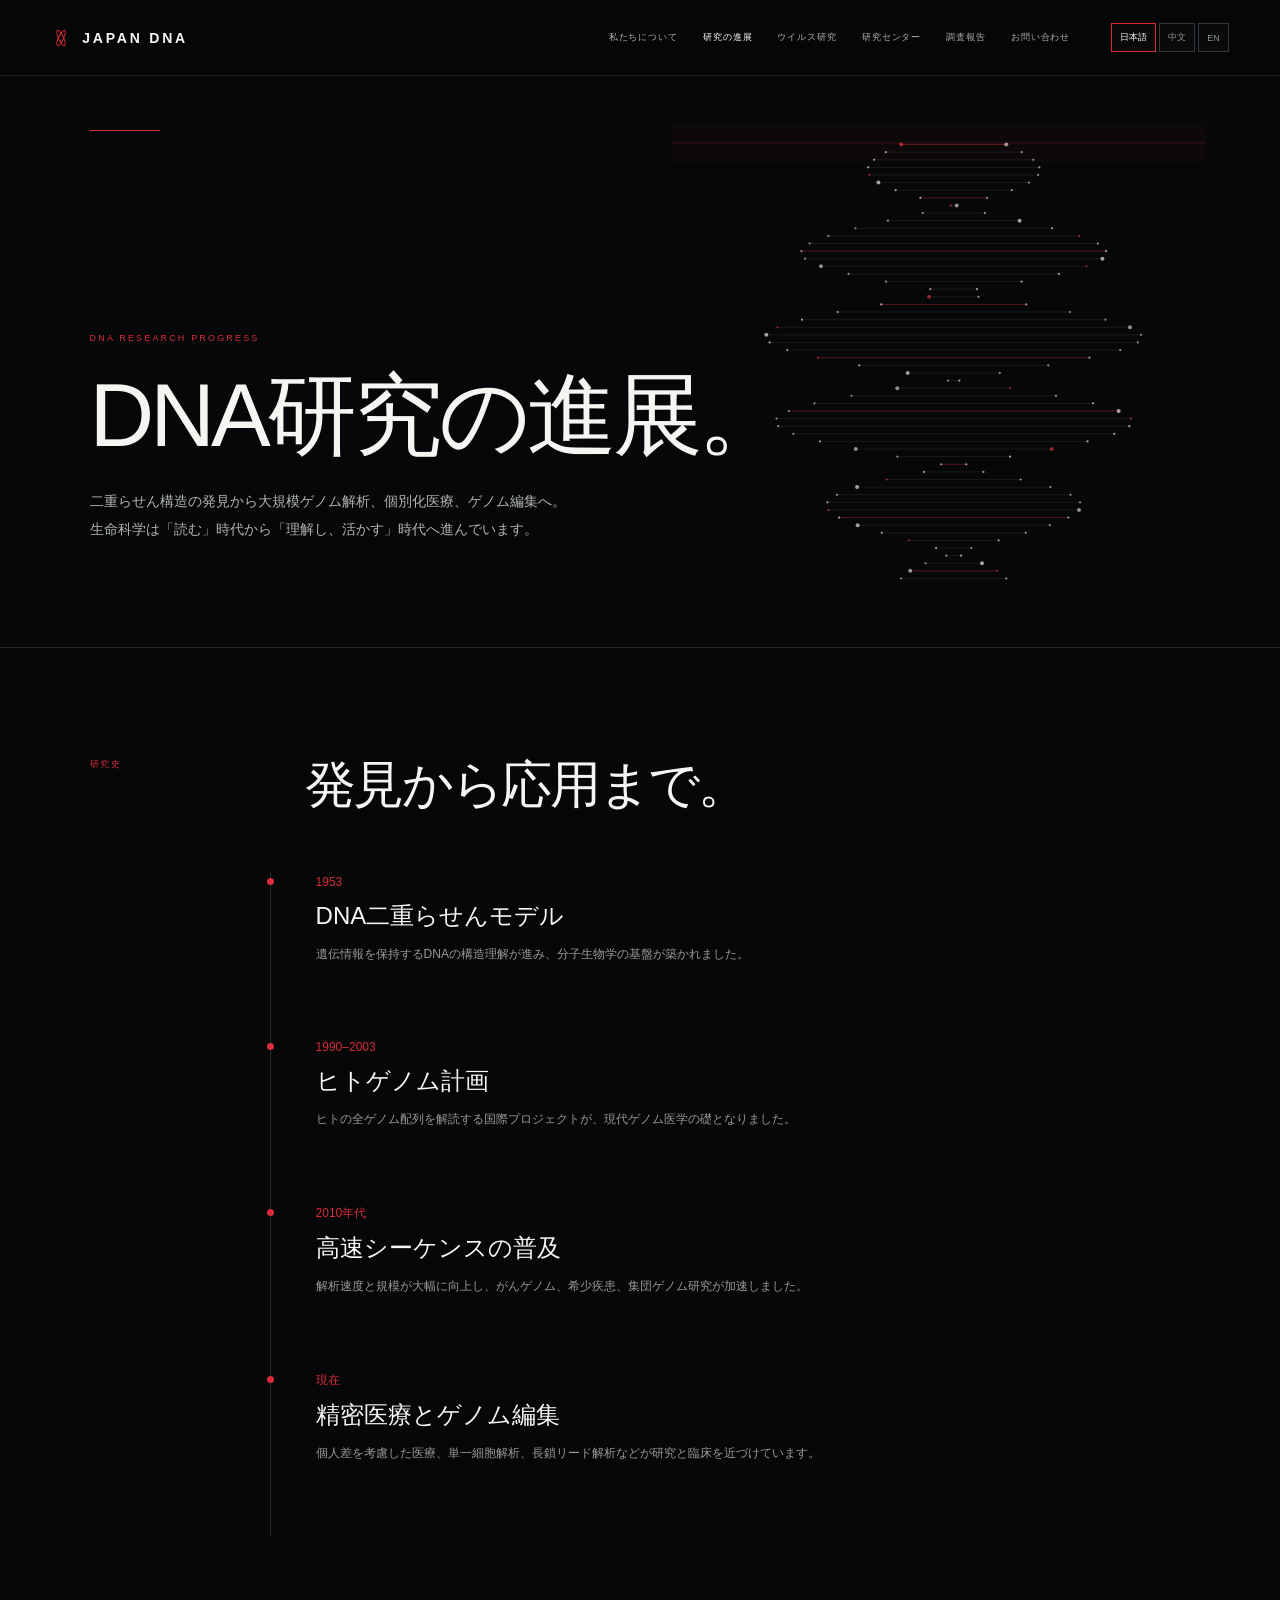
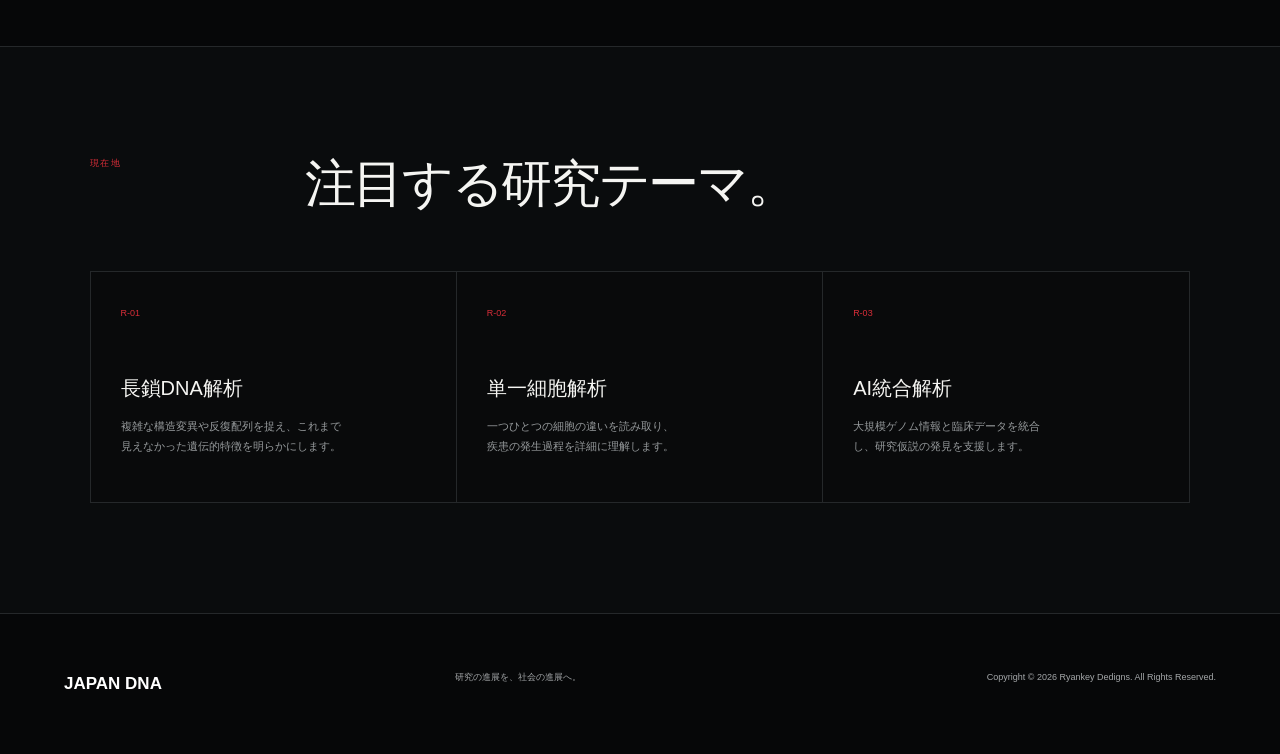
<file: research.html>
<!doctype html><html lang="ja"><head><meta charset="utf-8"><meta name="viewport" content="width=device-width,initial-scale=1"><title>DNA研究の進展｜JAPAN DNA</title><link rel="stylesheet" href="assets/pages.css"><script defer src="assets/i18n.js?v=7"></script></head><body><header class="nav"><a class="brand" href="index.html"><i class="mark"></i>JAPAN DNA</a><button class="menu">メニュー</button><nav><a href="about.html">私たちについて</a><a class="active" href="research.html">研究の進展</a><a href="virus.html">ウイルス研究</a><a href="centers.html">研究センター</a><a href="reports.html">調査報告</a><a href="contact.html">お問い合わせ</a></nav></header><main><section class="page-hero"><div class="hero-inner reveal"><div class="eyebrow">DNA RESEARCH PROGRESS</div><h1>DNA研究の進展。</h1><p class="lead">二重らせん構造の発見から大規模ゲノム解析、個別化医療、ゲノム編集へ。生命科学は「読む」時代から「理解し、活かす」時代へ進んでいます。</p></div></section><section class="section"><div class="section-head reveal"><div class="section-no">研究史</div><h2>発見から応用まで。</h2></div><div class="timeline reveal"><article class="event"><time>1953</time><h3>DNA二重らせんモデル</h3><p>遺伝情報を保持するDNAの構造理解が進み、分子生物学の基盤が築かれました。</p></article><article class="event"><time>1990–2003</time><h3>ヒトゲノム計画</h3><p>ヒトの全ゲノム配列を解読する国際プロジェクトが、現代ゲノム医学の礎となりました。</p></article><article class="event"><time>2010年代</time><h3>高速シーケンスの普及</h3><p>解析速度と規模が大幅に向上し、がんゲノム、希少疾患、集団ゲノム研究が加速しました。</p></article><article class="event"><time>現在</time><h3>精密医療とゲノム編集</h3><p>個人差を考慮した医療、単一細胞解析、長鎖リード解析などが研究と臨床を近づけています。</p></article></div></section><section class="section alt"><div class="section-head reveal"><div class="section-no">現在地</div><h2>注目する研究テーマ。</h2></div><div class="grid reveal"><article class="card"><small>R-01</small><h3>長鎖DNA解析</h3><p>複雑な構造変異や反復配列を捉え、これまで見えなかった遺伝的特徴を明らかにします。</p></article><article class="card"><small>R-02</small><h3>単一細胞解析</h3><p>一つひとつの細胞の違いを読み取り、疾患の発生過程を詳細に理解します。</p></article><article class="card"><small>R-03</small><h3>AI統合解析</h3><p>大規模ゲノム情報と臨床データを統合し、研究仮説の発見を支援します。</p></article></div></section></main><footer><strong>JAPAN DNA</strong><span>研究の進展を、社会の進展へ。</span><span>Copyright © 2026 Ryankey Dedigns. All Rights Reserved.</span></footer><script src="assets/pages.js?v=6"></script></body></html>
</file>
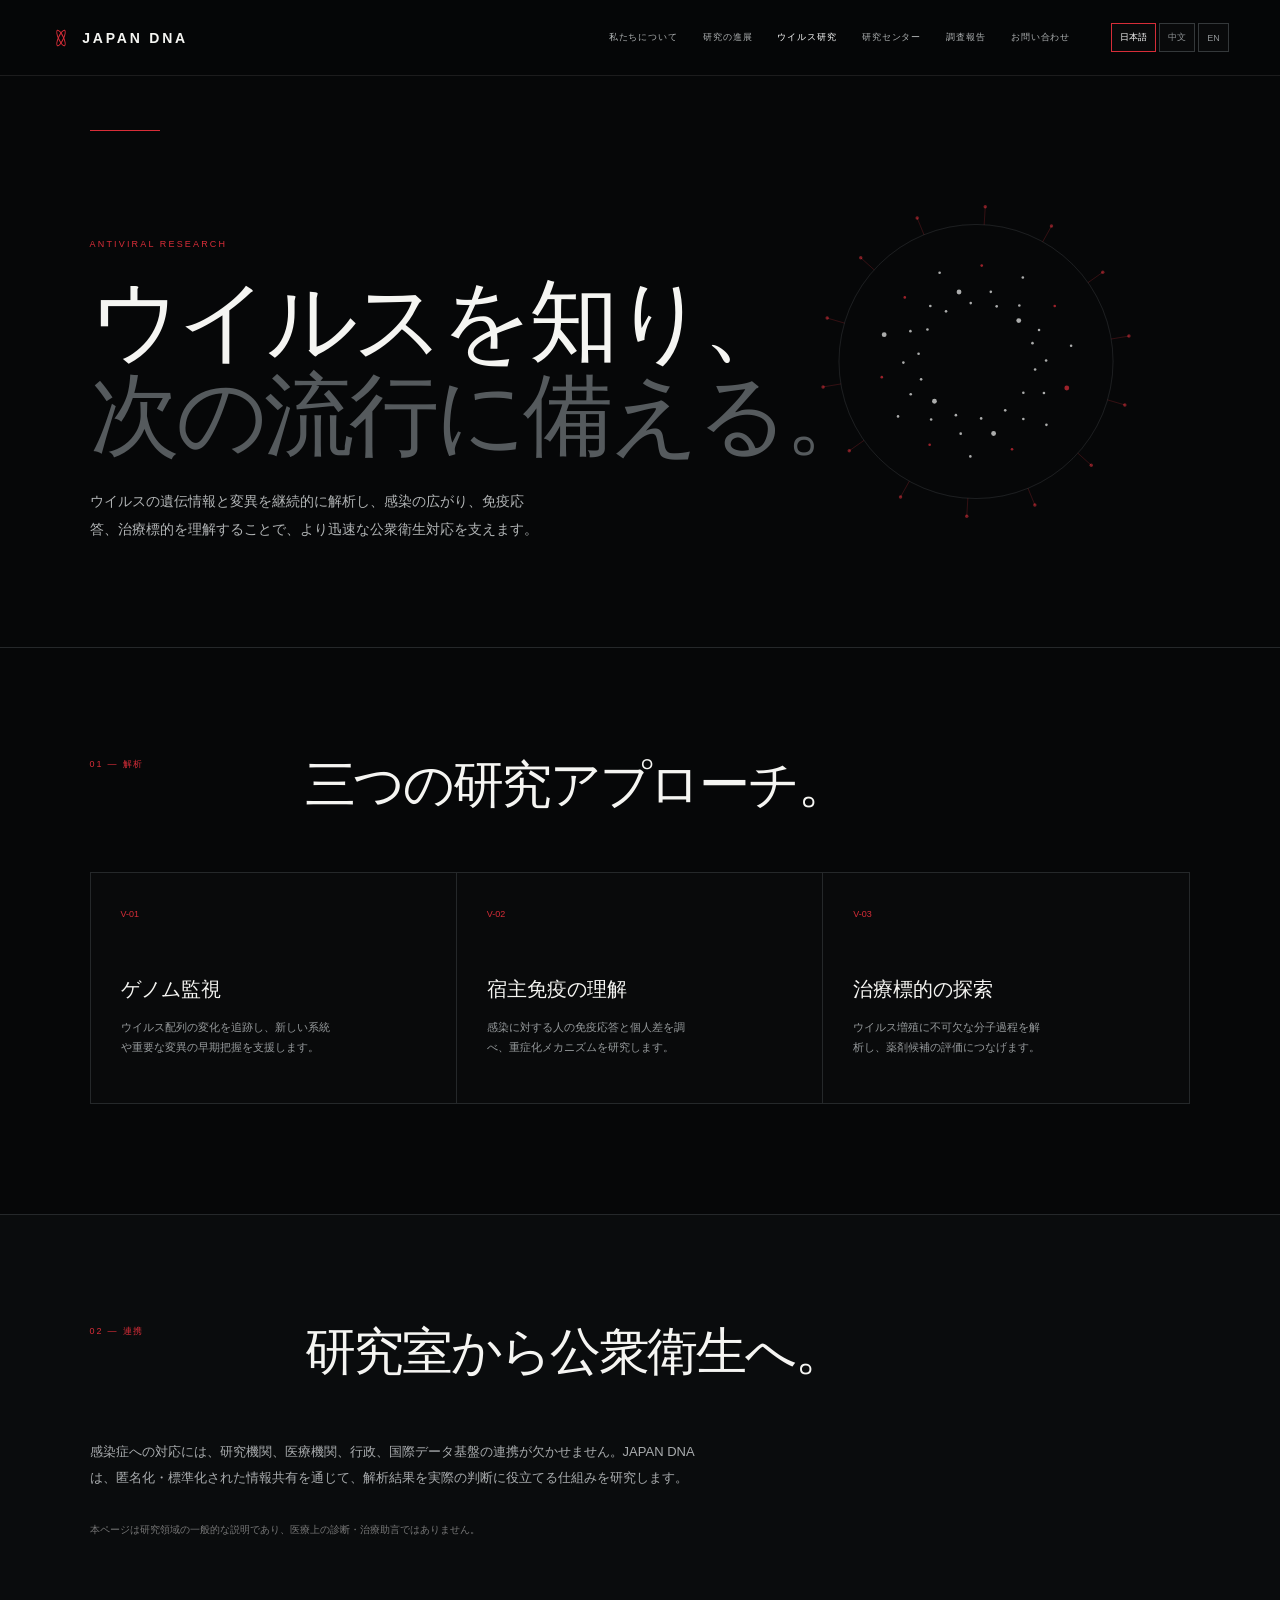
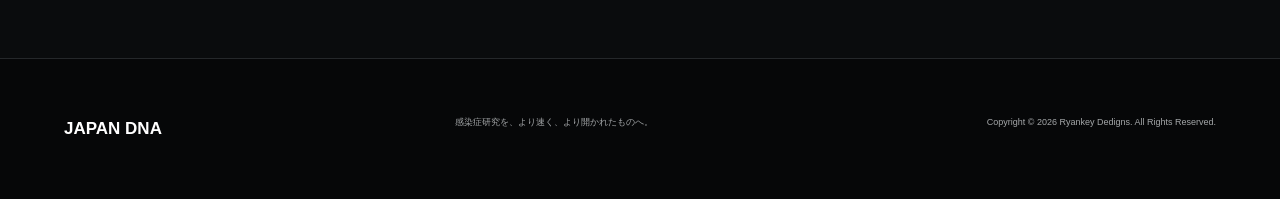
<file: virus.html>
<!doctype html><html lang="ja"><head><meta charset="utf-8"><meta name="viewport" content="width=device-width,initial-scale=1"><title>ウイルスに対抗する研究｜JAPAN DNA</title><link rel="stylesheet" href="assets/pages.css"><script defer src="assets/i18n.js?v=7"></script></head><body><header class="nav"><a class="brand" href="index.html"><i class="mark"></i>JAPAN DNA</a><button class="menu">メニュー</button><nav><a href="about.html">私たちについて</a><a href="research.html">研究の進展</a><a class="active" href="virus.html">ウイルス研究</a><a href="centers.html">研究センター</a><a href="reports.html">調査報告</a><a href="contact.html">お問い合わせ</a></nav></header><main><section class="page-hero"><div class="hero-inner reveal"><div class="eyebrow">ANTIVIRAL RESEARCH</div><h1>ウイルスを知り、<br><span>次の流行に備える。</span></h1><p class="lead">ウイルスの遺伝情報と変異を継続的に解析し、感染の広がり、免疫応答、治療標的を理解することで、より迅速な公衆衛生対応を支えます。</p></div></section><section class="section"><div class="section-head reveal"><div class="section-no">01 — 解析</div><h2>三つの研究アプローチ。</h2></div><div class="grid reveal"><article class="card"><small>V-01</small><h3>ゲノム監視</h3><p>ウイルス配列の変化を追跡し、新しい系統や重要な変異の早期把握を支援します。</p></article><article class="card"><small>V-02</small><h3>宿主免疫の理解</h3><p>感染に対する人の免疫応答と個人差を調べ、重症化メカニズムを研究します。</p></article><article class="card"><small>V-03</small><h3>治療標的の探索</h3><p>ウイルス増殖に不可欠な分子過程を解析し、薬剤候補の評価につなげます。</p></article></div></section><section class="section alt"><div class="section-head reveal"><div class="section-no">02 — 連携</div><h2>研究室から公衆衛生へ。</h2></div><p class="copy reveal">感染症への対応には、研究機関、医療機関、行政、国際データ基盤の連携が欠かせません。JAPAN DNAは、匿名化・標準化された情報共有を通じて、解析結果を実際の判断に役立てる仕組みを研究します。</p><p class="source-note">本ページは研究領域の一般的な説明であり、医療上の診断・治療助言ではありません。</p></section></main><footer><strong>JAPAN DNA</strong><span>感染症研究を、より速く、より開かれたものへ。</span><span>Copyright © 2026 Ryankey Dedigns. All Rights Reserved.</span></footer><script src="assets/pages.js?v=6"></script></body></html>
</file>
<file: assets/pages.css>
:root{--bg:#060708;--panel:#0d0f10;--white:#f5f5f2;--gray:#a5a9ab;--dark:#555a5d;--line:#25282a;--red:#d72d38}*{box-sizing:border-box}html{scroll-behavior:smooth}body{margin:0;background:var(--bg);color:var(--white);font-family:"Hiragino Kaku Gothic ProN","Yu Gothic",Meiryo,sans-serif}a{color:inherit;text-decoration:none}button,input,textarea,select{font:inherit}.nav{position:fixed;z-index:30;inset:0 0 auto;height:76px;padding:0 4vw;display:flex;align-items:center;border-bottom:1px solid #ffffff17;background:#060708e8;backdrop-filter:blur(14px)}.brand{display:flex;align-items:center;gap:11px;font-size:14px;font-weight:700;letter-spacing:.2em}.mark{width:20px;height:20px;position:relative}.mark:before,.mark:after{content:"";position:absolute;inset:1px 7px;border:1px solid var(--red);border-radius:50%;transform:rotate(25deg)}.mark:after{transform:rotate(-25deg)}.nav nav{margin-left:auto;display:flex;align-items:center;gap:25px}.nav nav a{font-size:9px;letter-spacing:.1em;color:#aeb1b2}.nav nav a:hover,.nav nav a.active{color:#fff}.menu{display:none;margin-left:auto;border:1px solid #444;background:none;color:#fff;border-radius:30px;padding:9px 13px}.page-hero{min-height:72vh;padding:160px 7vw 90px;position:relative;overflow:hidden;display:flex;align-items:flex-end;border-bottom:1px solid var(--line)}.page-hero:before{content:"DNA";position:absolute;right:-2vw;bottom:-8vw;font-size:31vw;font-weight:700;letter-spacing:-.1em;color:#ffffff025}.page-hero:after{content:"";position:absolute;left:7vw;top:130px;width:70px;height:1px;background:var(--red)}.hero-inner{position:relative;z-index:2;max-width:920px}.eyebrow{font-size:9px;letter-spacing:.24em;color:var(--red)}h1,h2{font-weight:400;line-height:1.05;letter-spacing:-.045em}h1{font-size:clamp(48px,7vw,96px);margin:25px 0}h1 span,h2 span{color:var(--dark)}.lead{max-width:620px;color:#b1b4b5;font-size:14px;line-height:2}.section{padding:110px 7vw;border-bottom:1px solid var(--line)}.section.alt{background:#0a0c0d}.section-head{display:grid;grid-template-columns:180px 1fr;gap:35px;margin-bottom:60px}.section-no{font-size:9px;color:var(--red);letter-spacing:.2em}.section h2{font-size:clamp(34px,4vw,60px);margin:0}.copy{max-width:760px;color:#a9acae;font-size:13px;line-height:2}.grid{display:grid;grid-template-columns:repeat(3,1fr);border:1px solid var(--line)}.card{padding:30px;min-height:230px;border-right:1px solid var(--line);background:#090a0b;transition:.25s}.card:last-child{border:0}.card:hover{background:#121416;transform:translateY(-4px)}.card small{font-size:9px;color:var(--red)}.card h3{font-weight:400;font-size:20px;margin:55px 0 15px}.card p{font-size:11px;color:#969a9c;line-height:1.8}.timeline{border-left:1px solid var(--line);max-width:900px;margin-left:180px}.event{position:relative;padding:0 0 60px 45px}.event:before{content:"";position:absolute;left:-4px;top:6px;width:7px;height:7px;border-radius:50%;background:var(--red)}.event time{font-size:12px;color:var(--red)}.event h3{font-size:24px;font-weight:400;margin:10px 0}.event p{font-size:12px;color:#999;line-height:1.8}.centers{display:grid;grid-template-columns:repeat(2,1fr);gap:1px;background:var(--line);border:1px solid var(--line)}.center{background:#090a0b;padding:30px;display:grid;grid-template-columns:55px 1fr;gap:20px}.rank{font-size:28px;color:var(--red);font-weight:300}.center h3{margin:0 0 9px;font-size:17px;font-weight:400}.center p{margin:0;color:#898d8f;font-size:11px;line-height:1.7}.center a{display:inline-block;margin-top:13px;font-size:9px;color:#bbb}.report{display:grid;grid-template-columns:1fr 1fr;gap:60px}.bars{display:flex;align-items:end;gap:18px;height:300px;border-left:1px solid var(--line);border-bottom:1px solid var(--line);padding:20px}.bar{flex:1;height:var(--v);background:#363a3c;position:relative}.bar.red{background:var(--red)}.bar span{position:absolute;bottom:-42px;left:50%;transform:translateX(-50%);font-size:8px;color:#888;white-space:nowrap}.stat-list{display:grid;gap:1px;background:var(--line)}.stat{background:#0a0b0c;padding:25px}.stat b{display:block;font-size:35px;font-weight:300}.stat small{font-size:9px;color:#888}.form{max-width:760px;display:grid;grid-template-columns:1fr 1fr;gap:20px}.field{display:grid;gap:8px}.field.full{grid-column:1/-1}.field label{font-size:9px;color:#999;letter-spacing:.12em}.field input,.field textarea,.field select{width:100%;border:1px solid #343739;background:#0b0d0e;color:#fff;padding:15px;border-radius:0}.field textarea{min-height:150px;resize:vertical}.submit{justify-self:start;border:0;background:#fff;color:#08090a;border-radius:30px;padding:14px 24px;font-size:10px;letter-spacing:.12em;cursor:pointer}.submit:hover{background:var(--red);color:#fff}.notice{display:none;color:#fff;border-left:2px solid var(--red);padding:15px;margin-top:20px}.notice.show{display:block}.source-note{font-size:10px;color:#777;line-height:1.7;margin-top:30px}.reveal{opacity:0;transform:translateY(28px);transition:.7s}.reveal.on{opacity:1;transform:none}footer{position:relative;z-index:5;background:#060708;padding:55px 5vw calc(55px + env(safe-area-inset-bottom));display:grid;grid-template-columns:1fr 1fr 1fr;gap:20px;color:#a4a7a9;font-size:9px;line-height:1.8}footer strong{color:#fff;font-size:17px}footer span:last-child{text-align:right}
@media(max-width:900px){.nav{padding:0 22px}.menu{display:block}.nav nav{position:absolute;top:76px;left:0;right:0;display:none;background:#08090a;border-bottom:1px solid var(--line);padding:20px 24px;flex-direction:column;align-items:flex-start}.nav nav.open{display:flex}.page-hero{min-height:68vh;padding:140px 24px 70px}.section{padding:80px 24px}.section-head{grid-template-columns:1fr;gap:15px}.grid{grid-template-columns:1fr}.card{border-right:0;border-bottom:1px solid var(--line)}.timeline{margin-left:8px}.centers{grid-template-columns:1fr}.report{grid-template-columns:1fr}.form{grid-template-columns:1fr}.field.full{grid-column:auto}footer{grid-template-columns:1fr;padding-left:24px;padding-right:24px}footer span:last-child{text-align:left}.bars{margin-bottom:45px}}@media(prefers-reduced-motion:reduce){*{scroll-behavior:auto!important;transition:none!important}.reveal{opacity:1;transform:none}}
</file>
